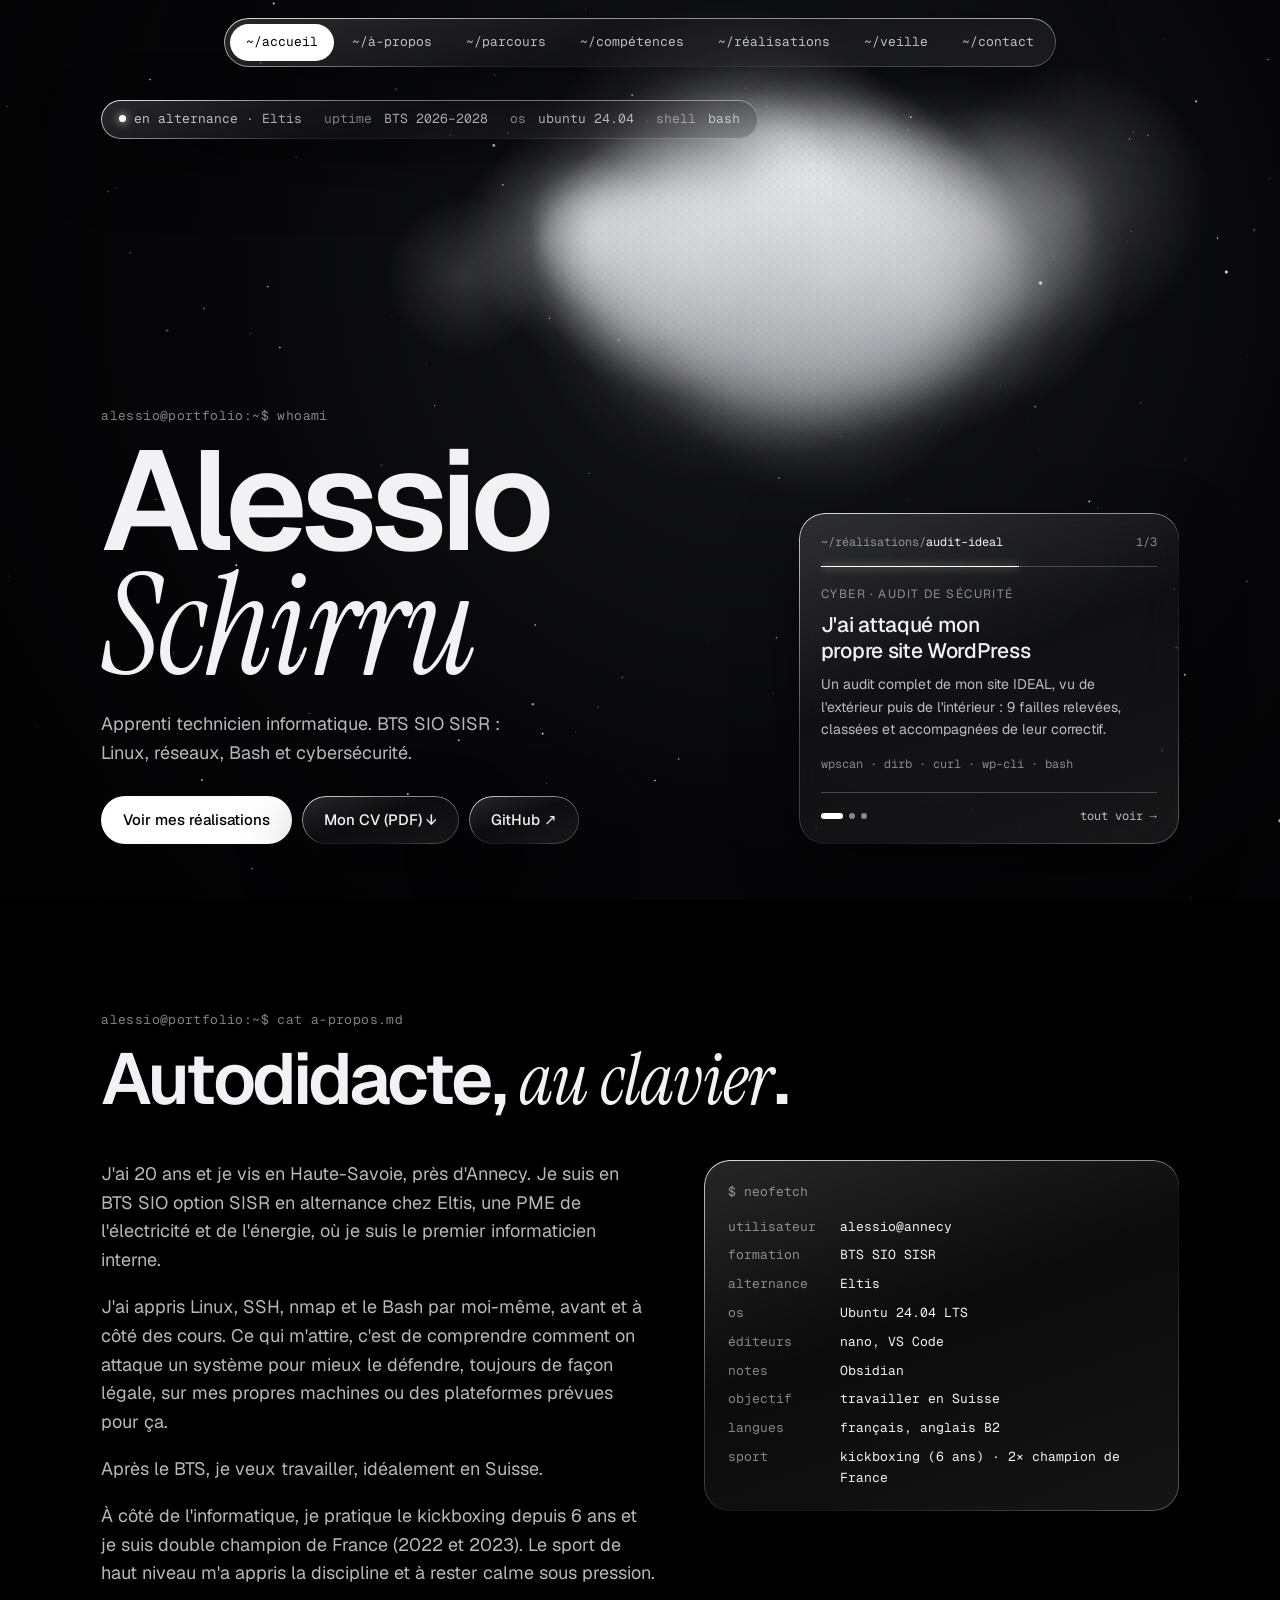
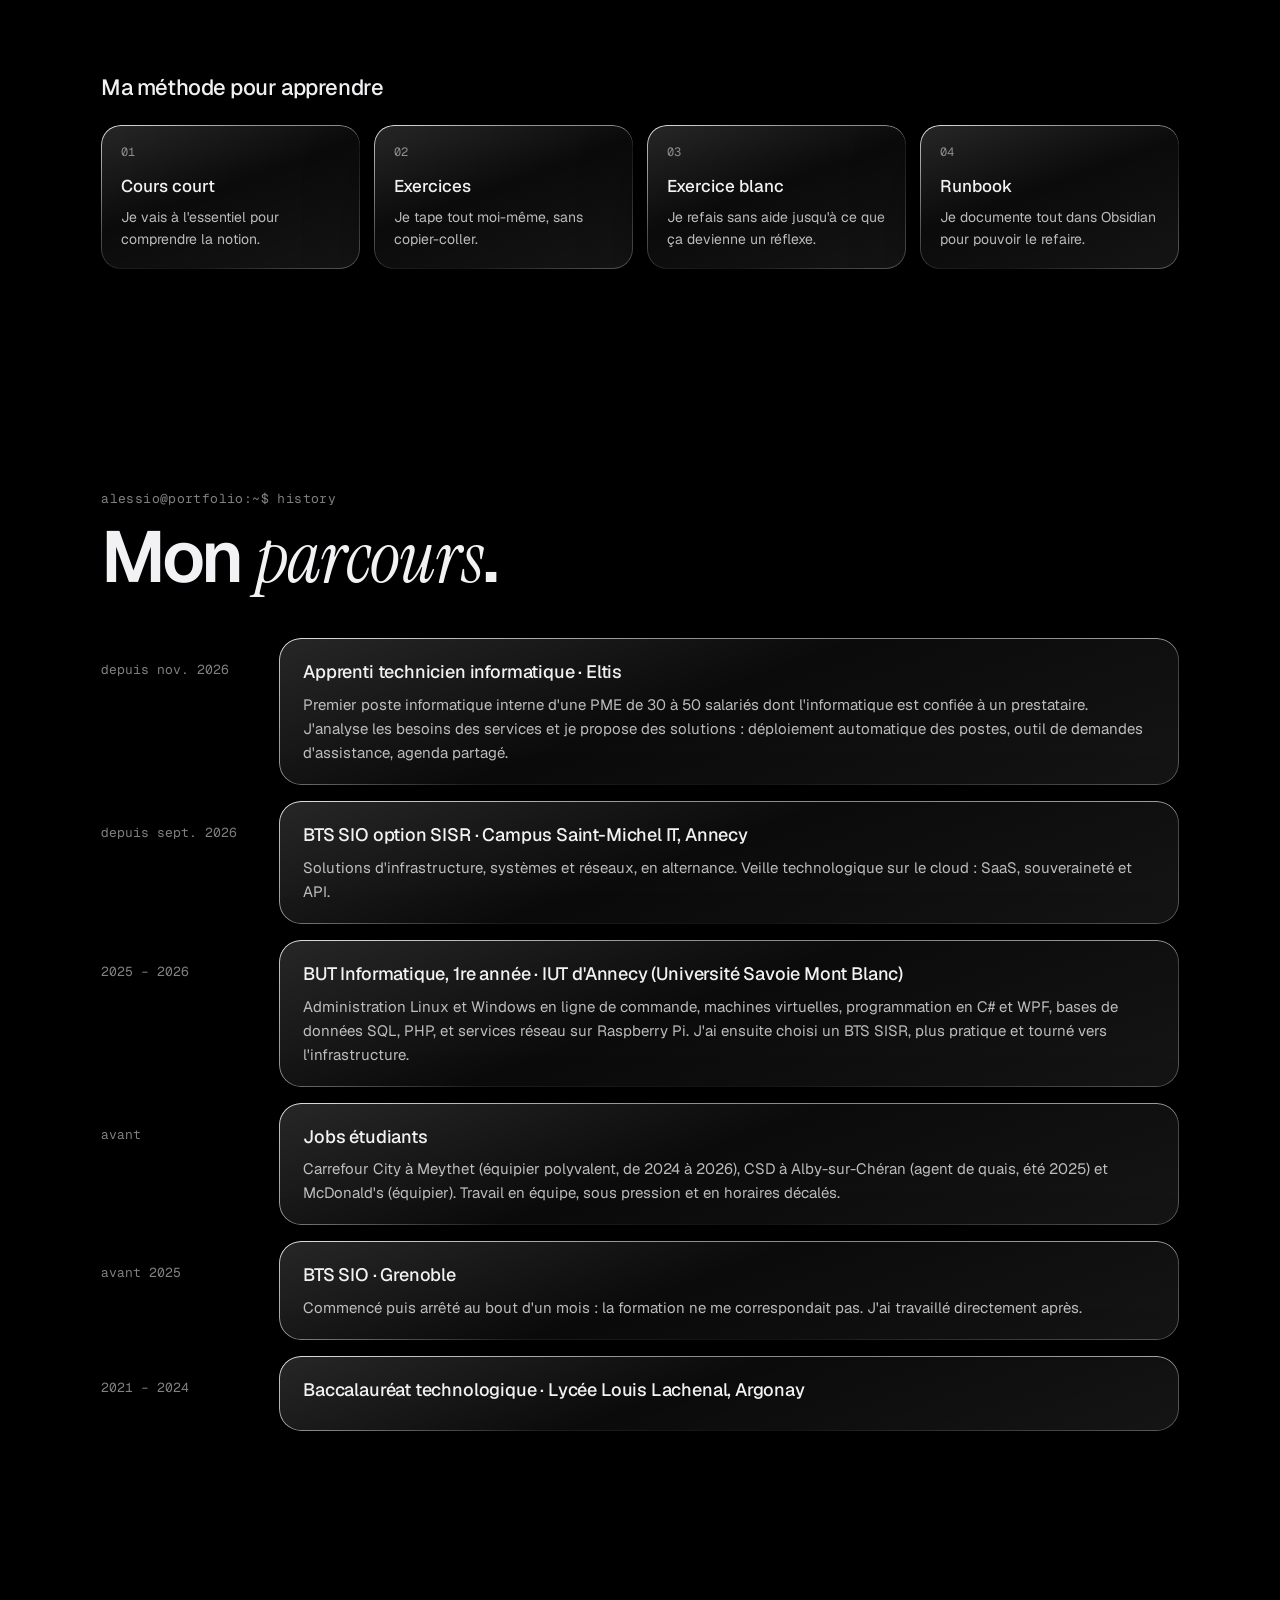
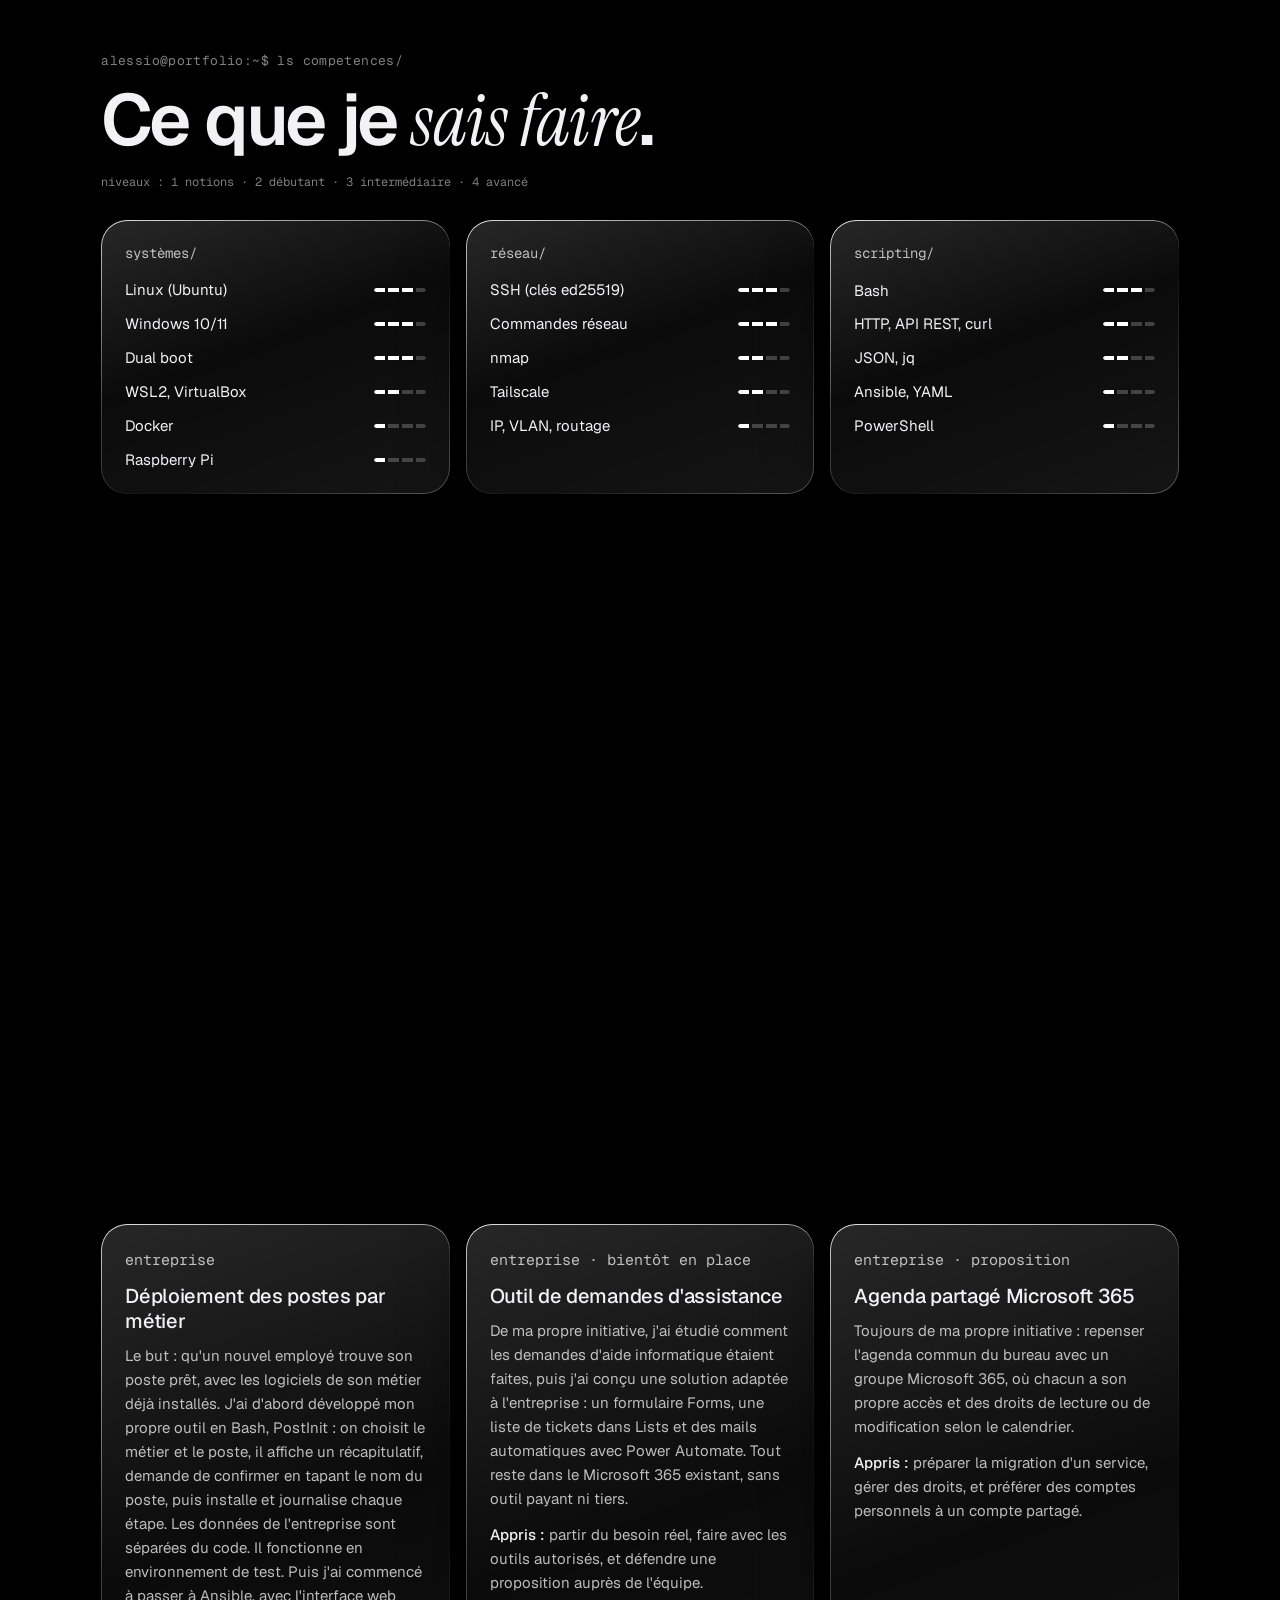
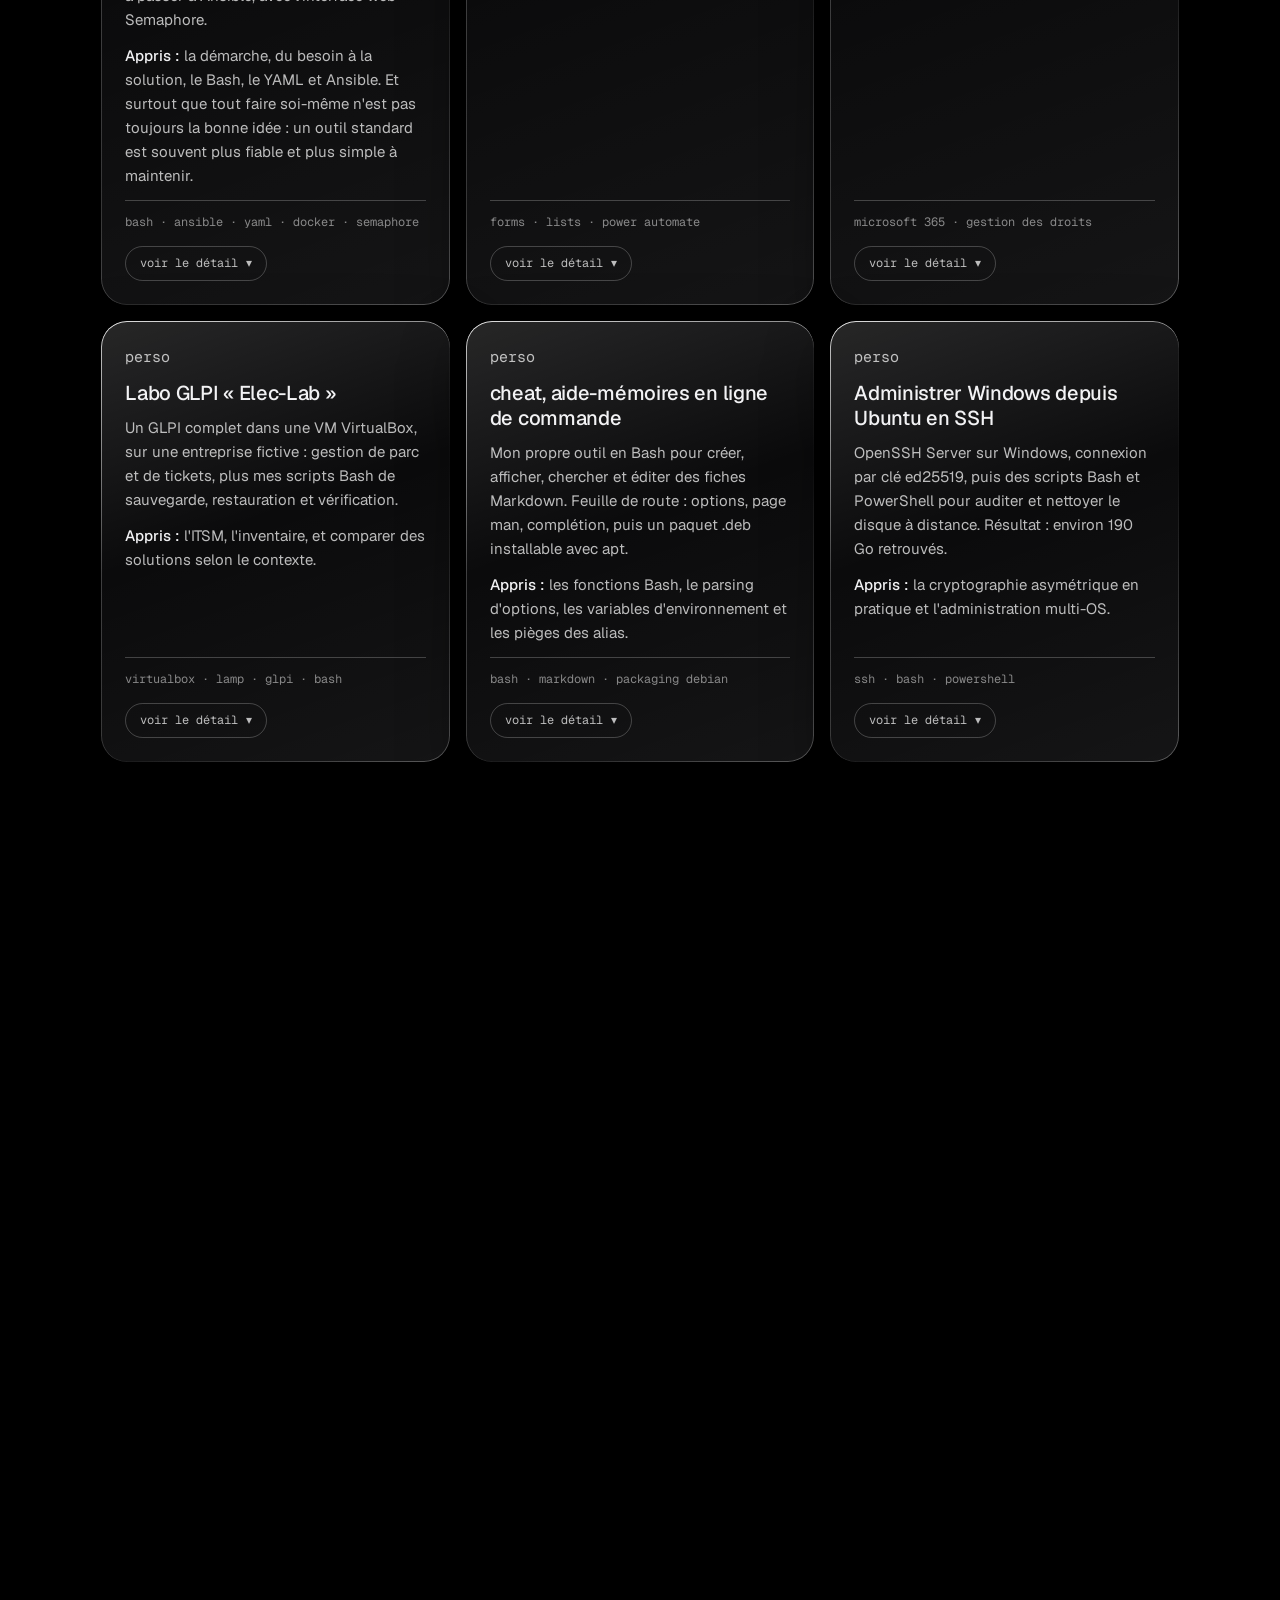
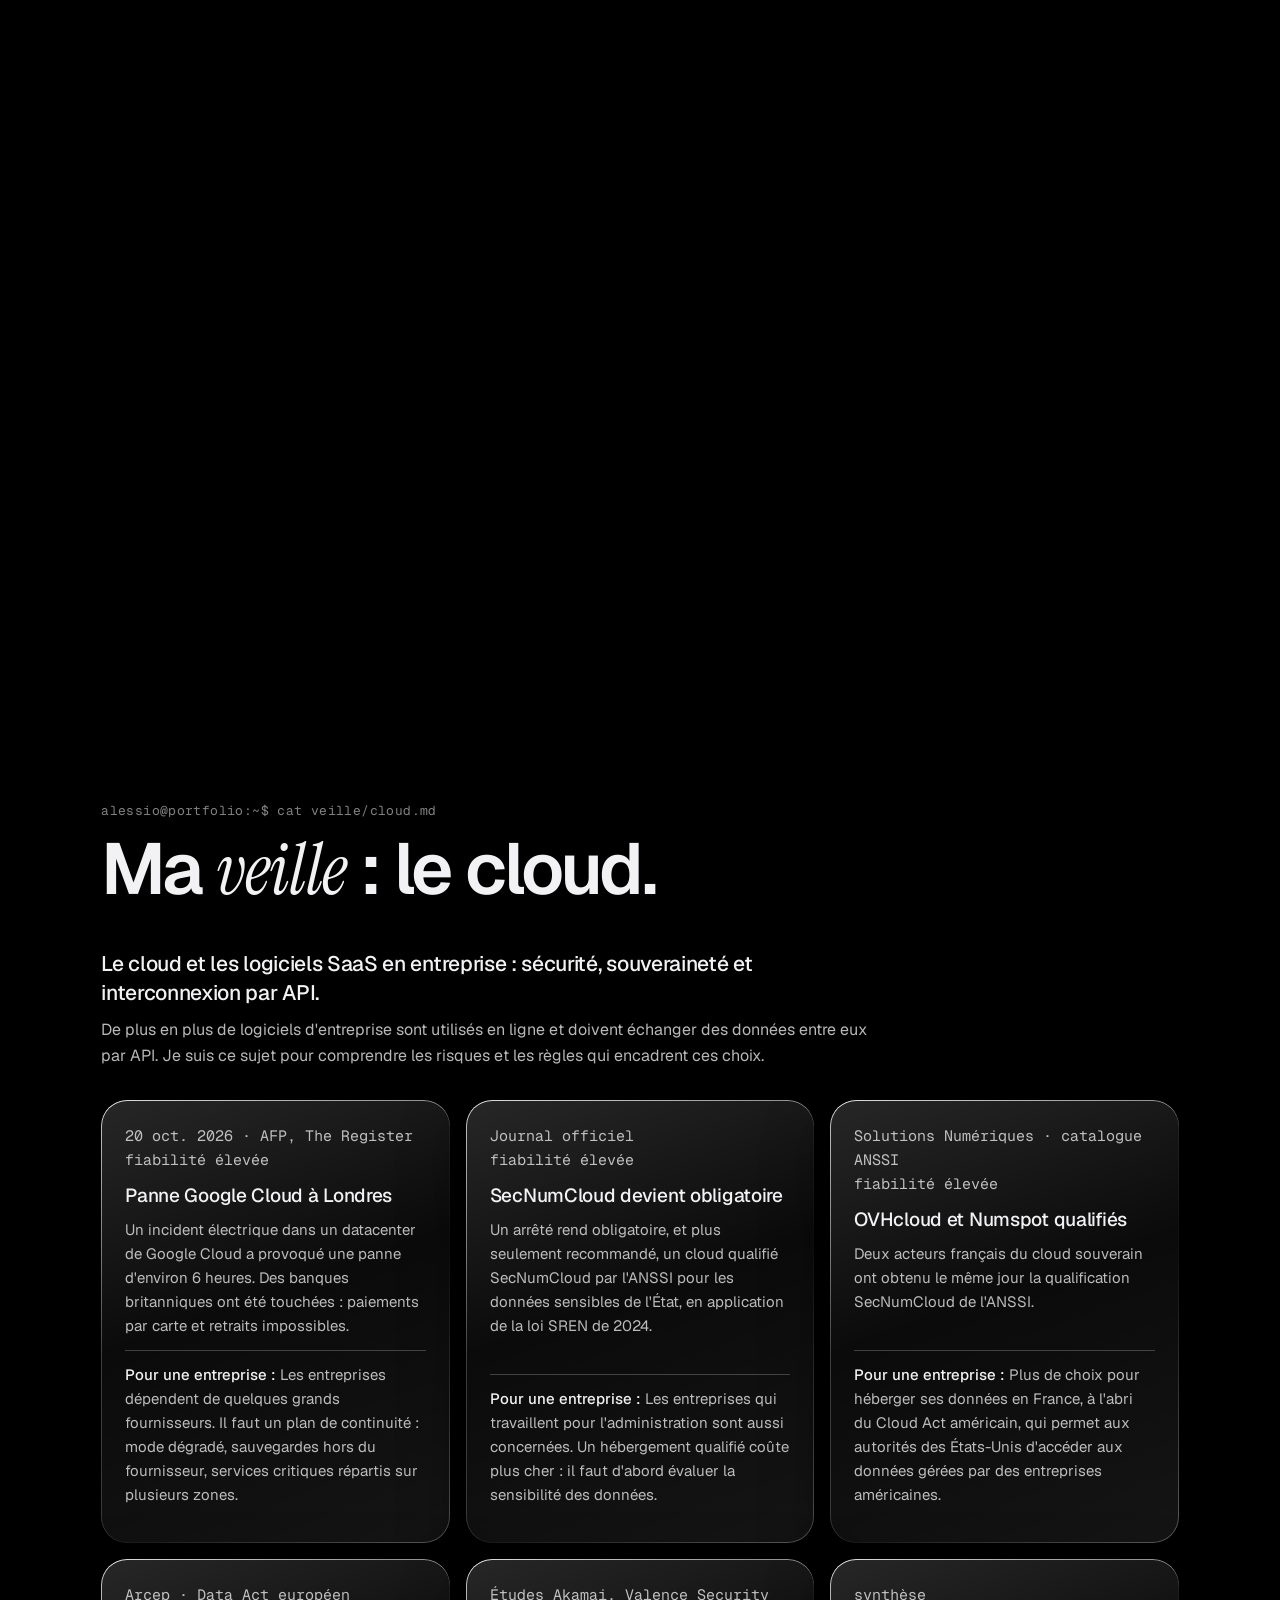
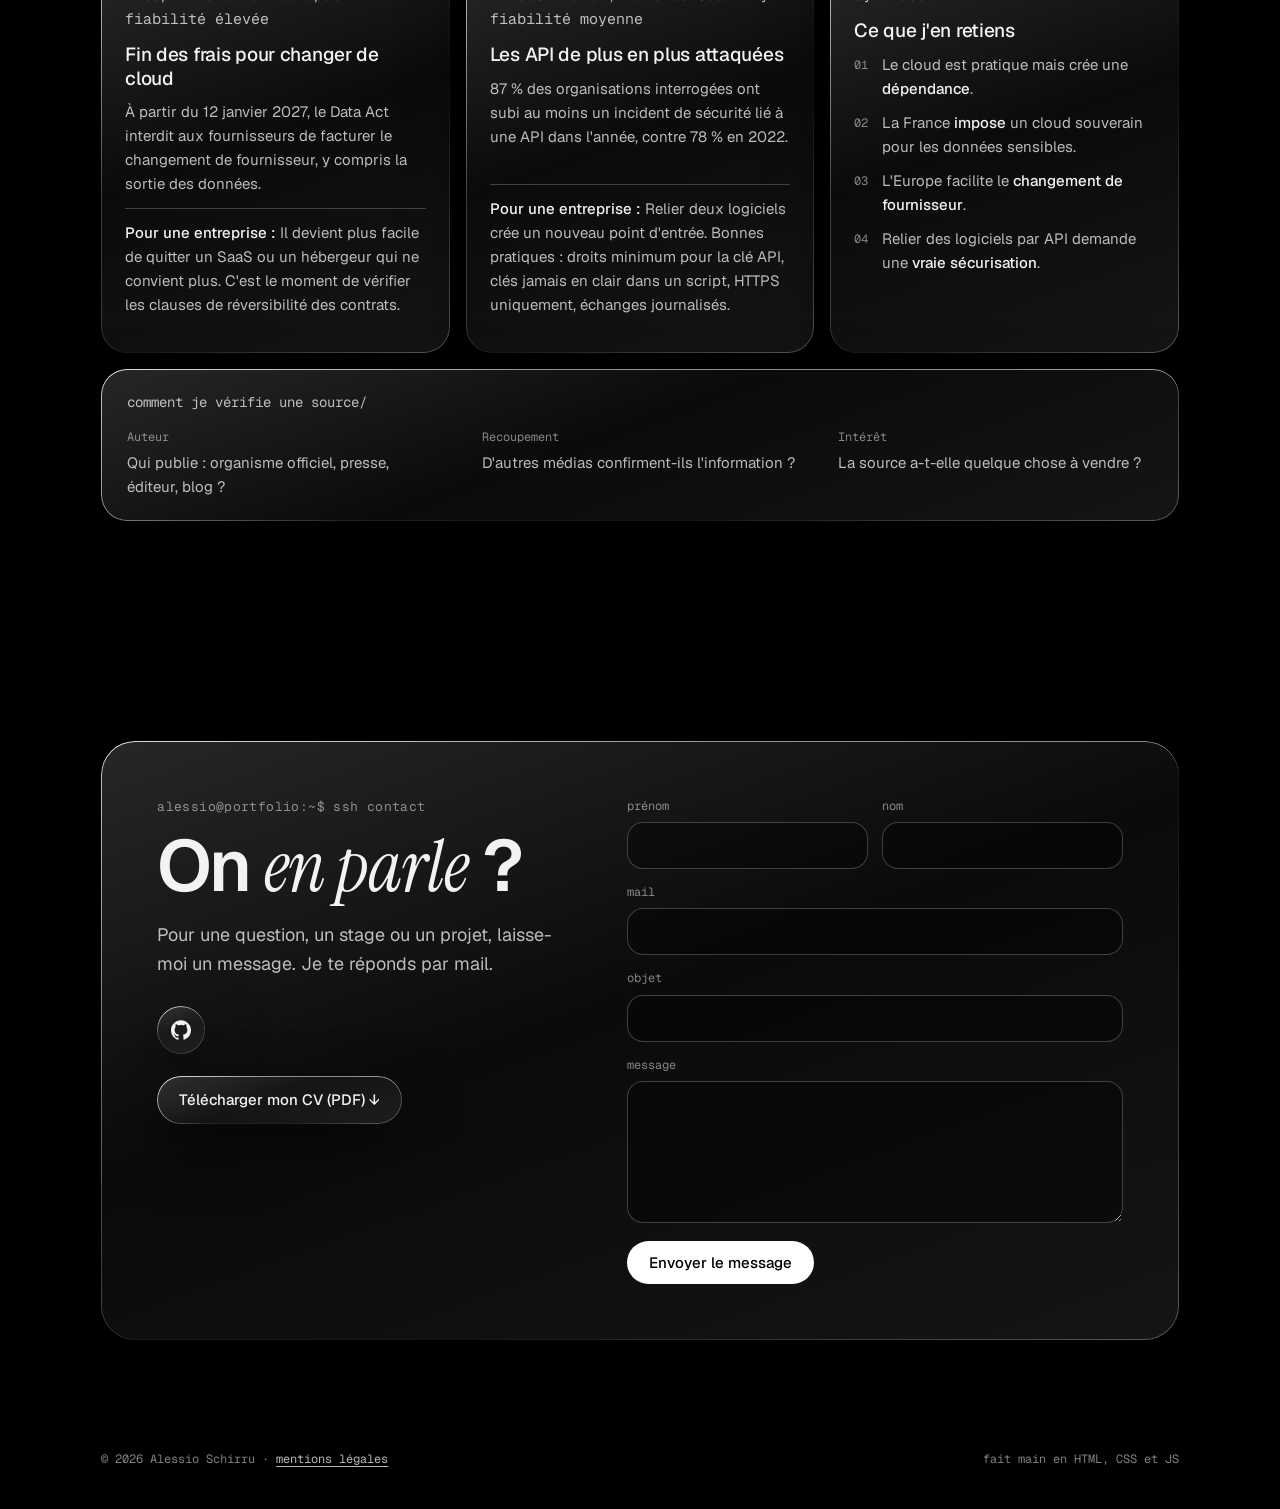
<file: index.html>
<!DOCTYPE html>
<html lang="fr">
<head>
  <meta charset="UTF-8">
  <meta name="viewport" content="width=device-width, initial-scale=1.0">
  <title>Alessio Schirru · Portfolio</title>
  <!-- Icône du site (dossier icones/) -->
  <link rel="icon" href="icones/favicon.ico" sizes="any">
  <link rel="icon" href="icones/favicon-32.png" type="image/png" sizes="32x32">
  <link rel="apple-touch-icon" href="icones/apple-touch-icon.png">
  <meta name="theme-color" content="#000000">
  <!-- Aperçu quand on partage le lien (LinkedIn, Discord, mail…) -->
  <meta property="og:type" content="website">
  <meta property="og:url" content="https://alessio-schirru.github.io/">
  <meta property="og:title" content="Alessio Schirru · Portfolio">
  <meta property="og:description" content="Apprenti technicien informatique. BTS SIO SISR : Linux, réseaux, Bash et cybersécurité.">
  <meta property="og:image" content="https://alessio-schirru.github.io/icones/apercu.png">
  <meta property="og:image:width" content="1200">
  <meta property="og:image:height" content="630">
  <meta property="og:locale" content="fr_FR">
  <meta name="twitter:card" content="summary_large_image">
  <meta name="description" content="Portfolio d'Alessio Schirru, apprenti technicien informatique en BTS SIO SISR : Linux, réseaux, Bash et cybersécurité.">

  <!-- Polices hébergées sur le site (dossier polices/), sans appel à Google -->
  <!-- Le ?v=... force les navigateurs à recharger les fichiers après une mise à jour.
       Après chaque modification du CSS ou du JS, changer ce numéro (dans les 3 pages). -->
  <link rel="stylesheet" href="css/polices.css?v=202611271658">

  <link rel="stylesheet" href="css/style.css?v=202611271658">
</head>
<body>

  <!-- Fond : ciel de nuit + nuage, dessiné par js/ciel.js. Sans JS, le fond reste noir. -->
  <canvas id="ciel" aria-hidden="true"></canvas>

  <!-- ============ MENU ============ -->
  <header class="menu" id="menu">
    <!-- Bouton visible seulement sur mobile : affiche la section en cours et ouvre le menu -->
    <button type="button" class="menu-bouton verre mono" id="menu-bouton" aria-expanded="false" aria-controls="menu-liens">
      <span id="menu-section">~/accueil</span>
      <span class="menu-icone" aria-hidden="true"><i></i><i></i></span>
    </button>
    <nav class="menu-pilule verre" id="menu-liens" aria-label="Menu principal">
      <a href="#accueil" class="actif">~/accueil</a>
      <a href="#a-propos">~/à-propos</a>
      <a href="#parcours">~/parcours</a>
      <a href="#competences">~/compétences</a>
      <a href="#realisations">~/réalisations</a>
      <a href="#veille">~/veille</a>
      <a href="#contact">~/contact</a>
    </nav>
  </header>

  <main>

    <!-- ============ ACCUEIL ============ -->
    <section id="accueil" class="accueil">
      <div class="conteneur accueil-contenu">

        <div class="barre-etat verre">
          <span><i class="voyant"></i>en alternance · Eltis</span>
          <span><b>uptime</b> BTS 2026–2028</span>
          <span><b>os</b> ubuntu 24.04</span>
          <span><b>shell</b> bash</span>
        </div>

        <div class="accueil-bas">
          <div class="accueil-texte">
            <p class="chemin">alessio@portfolio:~$ whoami</p>
            <h1 class="nom">Alessio<br><em>Schirru</em></h1>
            <p class="role">Apprenti technicien informatique. BTS SIO SISR : Linux, réseaux, Bash et cybersécurité.</p>
            <div class="boutons">
              <a href="#realisations" class="bouton bouton-plein">Voir mes réalisations</a>
              <a href="cv/Alessio-Schirru-CV.pdf" class="bouton verre" download>Mon CV (PDF) ↓</a>
              <a href="https://github.com/alessio-schirru" class="bouton verre" target="_blank" rel="noopener">GitHub ↗</a>
            </div>
          </div>

          <!-- Carte "en vedette" : 3 projets qui défilent (js/interactions.js).
               Sans JS, seul le premier est affiché. -->
          <aside class="vedette verre" aria-label="Réalisations en vedette">
            <div class="vedette-haut">
              <span class="mono vedette-chemin">~/réalisations/<span id="vedette-dossier">audit-ideal</span></span>
              <span class="mono vedette-compteur"><span id="vedette-num">1</span>/3</span>
            </div>
            <div class="vedette-barre"><span id="vedette-progression"></span></div>

            <div class="vedette-diapo active" data-dossier="audit-ideal">
              <p class="vedette-type">Cyber · audit de sécurité</p>
              <h2 class="vedette-titre">J'ai attaqué mon propre site WordPress</h2>
              <p class="vedette-texte">Un audit complet de mon site IDEAL, vu de l'extérieur puis de l'intérieur : 9 failles relevées, classées et accompagnées de leur correctif.</p>
              <p class="mono vedette-pile">wpscan · dirb · curl · wp-cli · bash</p>
            </div>
            <div class="vedette-diapo" data-dossier="deploiement">
              <p class="vedette-type">Entreprise · en test</p>
              <h2 class="vedette-titre">Installer les logiciels d'un nouveau poste selon le métier</h2>
              <p class="vedette-texte">Mon propre outil en Bash d'abord, puis le passage à Ansible : un outil standard vaut souvent mieux qu'un outil fait maison.</p>
              <p class="mono vedette-pile">bash · ansible · yaml · docker</p>
            </div>
            <div class="vedette-diapo" data-dossier="cheat">
              <p class="vedette-type">Perso · mon propre outil</p>
              <h2 class="vedette-titre">cheat, mes aide-mémoires dans le terminal</h2>
              <p class="vedette-texte">Créer, chercher et éditer des fiches Markdown en une commande. Objectif : un paquet installable avec apt.</p>
              <p class="mono vedette-pile">bash · markdown · .deb</p>
            </div>

            <div class="vedette-bas">
              <div class="vedette-points" role="tablist" aria-label="Choisir un projet">
                <button type="button" class="point actif" aria-label="Projet 1"></button>
                <button type="button" class="point" aria-label="Projet 2"></button>
                <button type="button" class="point" aria-label="Projet 3"></button>
              </div>
              <a href="#realisations" class="vedette-lien">tout voir →</a>
            </div>
          </aside>
        </div>
      </div>
    </section>

    <!-- ============ À PROPOS ============ -->
    <section id="a-propos" class="section">
      <div class="conteneur">
        <p class="chemin apparition">alessio@portfolio:~$ cat a-propos.md</p>
        <h2 class="titre-section apparition">Autodidacte, <em>au clavier</em>.</h2>

        <div class="a-propos-grille">
          <div class="a-propos-texte apparition">
            <p>J'ai 20 ans et je vis en Haute-Savoie, près d'Annecy. Je suis en BTS SIO option SISR en alternance chez Eltis, une PME de l'électricité et de l'énergie, où je suis le premier informaticien interne.</p>
            <p>J'ai appris Linux, SSH, nmap et le Bash par moi-même, avant et à côté des cours. Ce qui m'attire, c'est de comprendre comment on attaque un système pour mieux le défendre, toujours de façon légale, sur mes propres machines ou des plateformes prévues pour ça.</p>
            <p>Après le BTS, je veux travailler, idéalement en Suisse.</p>
            <p>À côté de l'informatique, je pratique le kickboxing depuis 6 ans et je suis double champion de France (2022 et 2023). Le sport de haut niveau m'a appris la discipline et à rester calme sous pression.</p>
          </div>

          <!-- Fiche façon "neofetch" -->
          <div class="fiche verre apparition">
            <p class="mono fiche-commande">$ neofetch</p>
            <dl class="fiche-liste">
              <div><dt>utilisateur</dt><dd>alessio@annecy</dd></div>
              <div><dt>formation</dt><dd>BTS SIO SISR</dd></div>
              <div><dt>alternance</dt><dd>Eltis</dd></div>
              <div><dt>os</dt><dd>Ubuntu 24.04 LTS</dd></div>
              <div><dt>éditeurs</dt><dd>nano, VS Code</dd></div>
              <div><dt>notes</dt><dd>Obsidian</dd></div>
              <div><dt>objectif</dt><dd>travailler en Suisse</dd></div>
              <div><dt>langues</dt><dd>français, anglais B2</dd></div>
              <div><dt>sport</dt><dd>kickboxing (6 ans) · 2× champion de France</dd></div>
            </dl>
          </div>
        </div>

        <h3 class="sous-titre apparition">Ma méthode pour apprendre</h3>
        <ol class="methode">
          <li class="verre apparition"><span class="mono">01</span><strong>Cours court</strong><p>Je vais à l'essentiel pour comprendre la notion.</p></li>
          <li class="verre apparition"><span class="mono">02</span><strong>Exercices</strong><p>Je tape tout moi-même, sans copier-coller.</p></li>
          <li class="verre apparition"><span class="mono">03</span><strong>Exercice blanc</strong><p>Je refais sans aide jusqu'à ce que ça devienne un réflexe.</p></li>
          <li class="verre apparition"><span class="mono">04</span><strong>Runbook</strong><p>Je documente tout dans Obsidian pour pouvoir le refaire.</p></li>
        </ol>
      </div>
    </section>

    <!-- ============ PARCOURS ============ -->
    <section id="parcours" class="section">
      <div class="conteneur">
        <p class="chemin apparition">alessio@portfolio:~$ history</p>
        <h2 class="titre-section apparition">Mon <em>parcours</em>.</h2>

        <ol class="frise">
          <li class="frise-element apparition">
            <span class="frise-date mono">depuis nov. 2026</span>
            <div class="frise-carte verre">
              <h3>Apprenti technicien informatique · Eltis</h3>
              <p>Premier poste informatique interne d'une PME de 30 à 50 salariés dont l'informatique est confiée à un prestataire. J'analyse les besoins des services et je propose des solutions : déploiement automatique des postes, outil de demandes d'assistance, agenda partagé.</p>
            </div>
          </li>
          <li class="frise-element apparition">
            <span class="frise-date mono">depuis sept. 2026</span>
            <div class="frise-carte verre">
              <h3>BTS SIO option SISR · Campus Saint-Michel IT, Annecy</h3>
              <p>Solutions d'infrastructure, systèmes et réseaux, en alternance. Veille technologique sur le cloud : SaaS, souveraineté et API.</p>
            </div>
          </li>
          <li class="frise-element apparition">
            <span class="frise-date mono">2025 – 2026</span>
            <div class="frise-carte verre">
              <h3>BUT Informatique, 1re année · IUT d'Annecy (Université Savoie Mont Blanc)</h3>
              <p>Administration Linux et Windows en ligne de commande, machines virtuelles, programmation en C# et WPF, bases de données SQL, PHP, et services réseau sur Raspberry Pi. J'ai ensuite choisi un BTS SISR, plus pratique et tourné vers l'infrastructure.</p>
            </div>
          </li>
          <li class="frise-element apparition">
            <span class="frise-date mono">avant</span>
            <div class="frise-carte verre">
              <h3>Jobs étudiants</h3>
              <p>Carrefour City à Meythet (équipier polyvalent, de 2024 à 2026), CSD à Alby-sur-Chéran (agent de quais, été 2025) et McDonald's (équipier). Travail en équipe, sous pression et en horaires décalés.</p>
            </div>
          </li>
          <li class="frise-element apparition">
            <span class="frise-date mono">avant 2025</span>
            <div class="frise-carte verre">
              <h3>BTS SIO · Grenoble</h3>
              <p>Commencé puis arrêté au bout d'un mois : la formation ne me correspondait pas. J'ai travaillé directement après.</p>
            </div>
          </li>
          <li class="frise-element apparition">
            <span class="frise-date mono">2021 – 2024</span>
            <div class="frise-carte verre">
              <h3>Baccalauréat technologique · Lycée Louis Lachenal, Argonay</h3>
            </div>
          </li>
        </ol>
      </div>
    </section>

    <!-- ============ COMPÉTENCES ============ -->
    <section id="competences" class="section">
      <div class="conteneur">
        <p class="chemin apparition">alessio@portfolio:~$ ls competences/</p>
        <h2 class="titre-section apparition">Ce que je <em>sais faire</em>.</h2>
        <p class="legende mono apparition">niveaux : 1 notions · 2 débutant · 3 intermédiaire · 4 avancé</p>

        <div class="competences-grille">
          <!-- Pour changer un niveau : modifier data-niveau (1 à 4) -->
          <div class="bloc verre apparition">
            <h3 class="mono">systèmes/</h3>
            <ul>
              <li><span>Linux (Ubuntu)</span><span class="niveau" data-niveau="3"></span></li>
              <li><span>Windows 10/11</span><span class="niveau" data-niveau="3"></span></li>
              <li><span>Dual boot</span><span class="niveau" data-niveau="3"></span></li>
              <li><span>WSL2, VirtualBox</span><span class="niveau" data-niveau="2"></span></li>
              <li><span>Docker</span><span class="niveau" data-niveau="1"></span></li>
              <li><span>Raspberry Pi</span><span class="niveau" data-niveau="1"></span></li>
            </ul>
          </div>
          <div class="bloc verre apparition">
            <h3 class="mono">réseau/</h3>
            <ul>
              <li><span>SSH (clés ed25519)</span><span class="niveau" data-niveau="3"></span></li>
              <li><span>Commandes réseau</span><span class="niveau" data-niveau="3"></span></li>
              <li><span>nmap</span><span class="niveau" data-niveau="2"></span></li>
              <li><span>Tailscale</span><span class="niveau" data-niveau="2"></span></li>
              <li><span>IP, VLAN, routage</span><span class="niveau" data-niveau="1"></span></li>
            </ul>
          </div>
          <div class="bloc verre apparition">
            <h3 class="mono">scripting/</h3>
            <ul>
              <li><span>Bash</span><span class="niveau" data-niveau="3"></span></li>
              <li><span>HTTP, API REST, curl</span><span class="niveau" data-niveau="2"></span></li>
              <li><span>JSON, jq</span><span class="niveau" data-niveau="2"></span></li>
              <li><span>Ansible, YAML</span><span class="niveau" data-niveau="1"></span></li>
              <li><span>PowerShell</span><span class="niveau" data-niveau="1"></span></li>
            </ul>
          </div>
          <div class="bloc verre apparition">
            <h3 class="mono">web-et-dev/</h3>
            <ul>
              <li><span>HTML5, CSS3, Flexbox</span><span class="niveau" data-niveau="2"></span></li>
              <li><span>Pile LAMP</span><span class="niveau" data-niveau="2"></span></li>
              <li><span>WordPress</span><span class="niveau" data-niveau="2"></span></li>
              <li><span>PHP</span><span class="niveau" data-niveau="1"></span></li>
              <li><span>SQL, MariaDB</span><span class="niveau" data-niveau="1"></span></li>
              <li><span>C#, WPF</span><span class="niveau" data-niveau="1"></span></li>
            </ul>
          </div>
          <div class="bloc verre apparition">
            <h3 class="mono">cyber/</h3>
            <ul>
              <li><span>Bandit (OverTheWire)</span><span class="niveau" data-niveau="3"></span></li>
              <li><span>Audit WordPress</span><span class="niveau" data-niveau="2"></span></li>
              <li><span>Injections SQL et de commande</span><span class="niveau" data-niveau="2"></span></li>
              <li><span>TryHackMe</span><span class="niveau" data-niveau="2"></span></li>
              <li><span>Sécurité défensive</span><span class="niveau" data-niveau="2"></span></li>
            </ul>
          </div>
          <div class="bloc verre apparition">
            <h3 class="mono">outils/</h3>
            <ul>
              <li><span>Obsidian</span><span class="niveau" data-niveau="4"></span></li>
              <li><span>Git, GitHub, gh</span><span class="niveau" data-niveau="2"></span></li>
              <li><span>VS Code, nano</span><span class="niveau" data-niveau="3"></span></li>
              <li><span>GLPI</span><span class="niveau" data-niveau="2"></span></li>
              <li><span>Microsoft 365</span><span class="niveau" data-niveau="2"></span></li>
            </ul>
          </div>
        </div>
      </div>
    </section>

    <!-- ============ RÉALISATIONS ============ -->
    <section id="realisations" class="section">
      <div class="conteneur">
        <p class="chemin apparition">alessio@portfolio:~$ ls realisations/</p>
        <h2 class="titre-section apparition">Mes <em>réalisations</em>.</h2>

        <!-- Filtres (js/interactions.js). Sans JS, tous les projets restent visibles. -->
        <div class="filtres verre apparition" role="group" aria-label="Filtrer les réalisations">
          <button type="button" class="filtre actif" data-filtre="tout">tout</button>
          <button type="button" class="filtre" data-filtre="entreprise">entreprise</button>
          <button type="button" class="filtre" data-filtre="perso">perso</button>
          <button type="button" class="filtre" data-filtre="ecole">école</button>
          <button type="button" class="filtre" data-filtre="cyber">cyber</button>
          <!-- Pastille blanche qui glisse sous le filtre choisi (js/interactions.js, partie 5) -->
          <span class="filtre-pastille" aria-hidden="true"></span>
        </div>

        <div class="projets">
          <!-- data-categorie : entreprise, perso, ecole, cyber (plusieurs possibles, séparés par un espace) -->

          <article class="projet verre apparition" data-categorie="entreprise">
            <p class="projet-type mono">entreprise</p>
            <h3>Déploiement des postes par métier</h3>
            <p>Le but : qu'un nouvel employé trouve son poste prêt, avec les logiciels de son métier déjà installés. J'ai d'abord développé mon propre outil en Bash, PostInit : on choisit le métier et le poste, il affiche un récapitulatif, demande de confirmer en tapant le nom du poste, puis installe et journalise chaque étape. Les données de l'entreprise sont séparées du code. Il fonctionne en environnement de test. Puis j'ai commencé à passer à Ansible, avec l'interface web Semaphore.</p>
            <p class="projet-appris"><b>Appris :</b> la démarche, du besoin à la solution, le Bash, le YAML et Ansible. Et surtout que tout faire soi-même n'est pas toujours la bonne idée : un outil standard est souvent plus fiable et plus simple à maintenir.</p>
            <p class="pile mono">bash · ansible · yaml · docker · semaphore</p>
            <details class="detail">
              <summary class="mono">voir le détail</summary>
              <div class="detail-contenu"><div class="detail-bloc"><h4 class="mono"># le besoin</h4><p>Quand un employé arrive, son poste doit être prêt avec les logiciels de son métier, sans que lui ni son tuteur aient à s'en occuper.</p></div><div class="detail-bloc"><h4 class="mono"># version 1 : PostInit, mon outil en Bash</h4><ol class="etapes"><li><span><strong>Vérifier les prérequis.</strong> Mode connu (simulation ou réel), jq installé, inventaire JSON valide, dossier des profils présent. Sinon, l'outil s'arrête avec un message clair.</span></li><li><span><strong>Choisir le profil métier.</strong> Un fichier texte par métier, qui liste ses logiciels.</span></li><li><span><strong>Choisir le poste cible</strong> dans l'inventaire.</span></li><li><span><strong>Relire le récapitulatif et confirmer</strong> en tapant le nom exact du poste, pour éviter d'installer sur la mauvaise machine.</span></li><li><span><strong>Installer</strong> et afficher le résultat de chaque logiciel.</span></li><li><span><strong>Tout journaliser</strong> dans un fichier de logs.</span></li></ol><p>Le code est générique : tout ce qui est propre à une entreprise est dans les données, jamais dans le code. On peut donc le réutiliser ailleurs.</p></div><div class="detail-bloc"><h4 class="mono"># version 2 : passage à Ansible</h4><p>Mon prof référent m'a conseillé de ne pas réinventer la roue. J'ai repris la même logique avec Ansible : un inventaire où les postes sont rangés par métier, un fichier par métier avec ses logiciels (installés par winget), et Semaphore comme interface web. J'ai gardé les mêmes sécurités que dans PostInit.</p><pre class="code"><span class="code-lang">yaml · deploiement.yml (extrait)</span><code>- name: Refuser un lancement sans --limit
  ansible.builtin.assert:
    that: ansible_limit is defined
    fail_msg: &quot;Lancement refusé : précise le poste avec --limit NOM-DU-POSTE&quot;

- name: Refuser un lancement sur plusieurs postes
  ansible.builtin.assert:
    that: ansible_play_hosts | length == 1
    fail_msg: &quot;Lancement refusé : un seul poste à la fois&quot;

- name: Vérifier la confirmation
  ansible.builtin.assert:
    that: confirmation_poste == inventory_hostname
    fail_msg: &quot;Confirmation refusée : le nom ne correspond pas&quot;</code></pre></div><div class="detail-bloc"><h4 class="mono"># où j'en suis</h4><p>PostInit fonctionne en environnement de test, avec des données fictives. La version Ansible est en cours de prise en main. Rien n'est encore utilisé en production.</p></div></div>
            </details>
          </article>

          <article class="projet verre apparition" data-categorie="entreprise">
            <p class="projet-type mono">entreprise · bientôt en place</p>
            <h3>Outil de demandes d'assistance</h3>
            <p>De ma propre initiative, j'ai étudié comment les demandes d'aide informatique étaient faites, puis j'ai conçu une solution adaptée à l'entreprise : un formulaire Forms, une liste de tickets dans Lists et des mails automatiques avec Power Automate. Tout reste dans le Microsoft 365 existant, sans outil payant ni tiers.</p>
            <p class="projet-appris"><b>Appris :</b> partir du besoin réel, faire avec les outils autorisés, et défendre une proposition auprès de l'équipe.</p>
            <p class="pile mono">forms · lists · power automate</p>
            <details class="detail">
              <summary class="mono">voir le détail</summary>
              <div class="detail-contenu"><div class="detail-bloc"><h4 class="mono"># démarche</h4><ol class="etapes"><li><span><strong>Observer.</strong> Comprendre comment les demandes d'aide informatique arrivaient et se perdaient.</span></li><li><span><strong>Lister les contraintes.</strong> Pas de droits administrateur, rien en dehors du Microsoft 365 de l'entreprise, ni outil tiers ni connecteur payant.</span></li><li><span><strong>Concevoir.</strong> Un formulaire Forms pour les utilisateurs, une liste Lists pour suivre chaque ticket et son statut, et des mails automatiques avec Power Automate.</span></li><li><span><strong>Prévoir la suite.</strong> Un second propriétaire pour la continuité, et une documentation pour le prestataire.</span></li><li><span><strong>En discuter avec l'équipe</strong> avant la mise en place.</span></li></ol></div></div>
            </details>
          </article>

          <article class="projet verre apparition" data-categorie="entreprise">
            <p class="projet-type mono">entreprise · proposition</p>
            <h3>Agenda partagé Microsoft 365</h3>
            <p>Toujours de ma propre initiative : repenser l'agenda commun du bureau avec un groupe Microsoft 365, où chacun a son propre accès et des droits de lecture ou de modification selon le calendrier.</p>
            <p class="projet-appris"><b>Appris :</b> préparer la migration d'un service, gérer des droits, et préférer des comptes personnels à un compte partagé.</p>
            <p class="pile mono">microsoft 365 · gestion des droits</p>
            <details class="detail">
              <summary class="mono">voir le détail</summary>
              <div class="detail-contenu"><div class="detail-bloc"><h4 class="mono"># démarche</h4><ol class="etapes"><li><span><strong>Analyser l'usage actuel</strong> de l'agenda commun du bureau.</span></li><li><span><strong>Proposer un groupe Microsoft 365 de test</strong> dédié à l'agenda.</span></li><li><span><strong>Prévoir l'import</strong> des événements existants.</span></li><li><span><strong>Définir les droits</strong> de lecture et de modification pour chaque calendrier.</span></li></ol></div></div>
            </details>
          </article>

          <article class="projet verre apparition" data-categorie="perso">
            <p class="projet-type mono">perso</p>
            <h3>Labo GLPI « Elec-Lab »</h3>
            <p>Un GLPI complet dans une VM VirtualBox, sur une entreprise fictive : gestion de parc et de tickets, plus mes scripts Bash de sauvegarde, restauration et vérification.</p>
            <p class="projet-appris"><b>Appris :</b> l'ITSM, l'inventaire, et comparer des solutions selon le contexte.</p>
            <p class="pile mono">virtualbox · lamp · glpi · bash</p>
            <details class="detail">
              <summary class="mono">voir le détail</summary>
              <div class="detail-contenu"><div class="detail-bloc"><h4 class="mono"># contenu</h4><ol class="etapes"><li><span><strong>Une VM VirtualBox</strong> avec un serveur Linux et la pile LAMP.</span></li><li><span><strong>GLPI installé</strong> avec une entité fictive, « Elec-Lab », et uniquement des données inventées.</span></li><li><span><strong>Gestion de parc et de tickets</strong> pour m'entraîner comme en entreprise.</span></li><li><span><strong>Mes scripts Bash</strong> de sauvegarde, de restauration et de vérification.</span></li></ol><p>Prochaine étape : un comparatif argumenté entre GLPI et une solution Microsoft 365, pour une PME de 30 à 50 salariés.</p></div></div>
            </details>
          </article>

          <article class="projet verre apparition" data-categorie="perso">
            <p class="projet-type mono">perso</p>
            <h3>cheat, aide-mémoires en ligne de commande</h3>
            <p>Mon propre outil en Bash pour créer, afficher, chercher et éditer des fiches Markdown. Feuille de route : options, page man, complétion, puis un paquet .deb installable avec apt.</p>
            <p class="projet-appris"><b>Appris :</b> les fonctions Bash, le parsing d'options, les variables d'environnement et les pièges des alias.</p>
            <p class="pile mono">bash · markdown · packaging debian</p>
            <details class="detail">
              <summary class="mono">voir le détail</summary>
              <div class="detail-contenu"><div class="detail-bloc"><h4 class="mono"># ce qui marche déjà</h4><ul class="liste"><li><code>cheat</code> sans argument liste toutes les fiches.</li><li><code>cheat -n nom</code> crée une fiche et l'ouvre dans l'éditeur.</li><li>Une fiche enregistrée vide est supprimée automatiquement.</li><li>Le dossier et l'éditeur se règlent avec des variables d'environnement.</li></ul><pre class="code"><span class="code-lang">bash · cheat (extrait)</span><code>cheat() {
    local dir=${CHEAT_DIR:-$HOME/cheats}    # dossier des fiches
    local editor=${VISUAL:-${EDITOR:-nano}} # éditeur, nano par défaut
    command mkdir -p &quot;$dir&quot;                 # command : ignore les alias

    if [[ -z &quot;$1&quot; ]]; then                  # aucun argument : liste les fiches
        for f in &quot;$dir&quot;/*.md; do
            [[ -f &quot;$f&quot; ]] || continue
            command basename &quot;$f&quot; .md
        done
    fi
}</code></pre></div><div class="detail-bloc"><h4 class="mono"># difficulté rencontrée</h4><p>Mon thème de terminal (Oh My Bash) remplaçait certaines commandes par des alias au moment où la fonction était définie, ce qui changeait son comportement. Solution : appeler les vraies commandes avec <code>command</code>.</p></div><div class="detail-bloc"><h4 class="mono"># feuille de route</h4><ol class="etapes"><li><span><strong>Options</strong> pour éditer, supprimer, chercher et afficher l'aide, avec des couleurs.</span></li><li><span><strong>Script autonome</strong> avec une page man et l'autocomplétion bash et zsh.</span></li><li><span><strong>Paquet .deb</strong> installable avec apt.</span></li></ol></div></div>
            </details>
          </article>

          <article class="projet verre apparition" data-categorie="perso">
            <p class="projet-type mono">perso</p>
            <h3>Administrer Windows depuis Ubuntu en SSH</h3>
            <p>OpenSSH Server sur Windows, connexion par clé ed25519, puis des scripts Bash et PowerShell pour auditer et nettoyer le disque à distance. Résultat : environ 190 Go retrouvés.</p>
            <p class="projet-appris"><b>Appris :</b> la cryptographie asymétrique en pratique et l'administration multi-OS.</p>
            <p class="pile mono">ssh · bash · powershell</p>
            <details class="detail">
              <summary class="mono">voir le détail</summary>
              <div class="detail-contenu"><div class="detail-bloc"><h4 class="mono"># démarche</h4><ol class="etapes"><li><span><strong>Côté Windows :</strong> installer et démarrer OpenSSH Server, vérifier le pare-feu et le profil réseau.</span></li><li><span><strong>Côté Ubuntu :</strong> générer une paire de clés ed25519 et déposer la clé publique sur Windows.</span></li><li><span><strong>Tester</strong> une connexion sans mot de passe, puis des commandes à distance en une ligne.</span></li><li><span><strong>Automatiser</strong> avec des scripts Bash qui lancent des scripts PowerShell : audit du disque avec seuil d'alerte, nettoyage sûr des fichiers temporaires, analyse de la taille des dossiers.</span></li><li><span><strong>Documenter</strong> le tout dans une procédure réutilisable sur d'autres machines.</span></li></ol></div><div class="detail-bloc"><h4 class="mono"># pièges rencontrés</h4><ul class="liste"><li>Avec un compte Microsoft, la connexion par mot de passe échoue souvent. La clé SSH règle le problème, et c'est de toute façon la bonne pratique.</li><li>Une commande entre guillemets est interprétée par le shell de Windows, pas par Bash. Avec des guillemets simples, Bash n'y touche pas.</li><li>Ne jamais lancer à distance une commande qui coupe le réseau ou SSH de la machine : on perd l'accès.</li></ul><pre class="code"><span class="code-lang">bash</span><code>ssh utilisateur@pc-windows &#x27;powershell -File C:\Scripts\audit_disque.ps1&#x27;</code></pre></div><div class="detail-bloc"><h4 class="mono"># résultat</h4><p>Environ 190 Go de dossiers de jeux repérés et libérés sur mon PC.</p></div></div>
            </details>
          </article>

          <article class="projet verre apparition" data-categorie="perso">
            <p class="projet-type mono">perso</p>
            <h3>Labo API et cloud</h3>
            <p>Six leçons pour être prêt avant l'alternance : HTTP et curl, JSON et jq, authentification, erreurs et nouvelles tentatives, puis un script de synchronisation.</p>
            <p class="projet-appris"><b>Appris :</b> parler à une API depuis le terminal et gérer ses erreurs.</p>
            <p class="pile mono">curl · jq · bash · cron</p>
            <details class="detail">
              <summary class="mono">voir le détail</summary>
              <div class="detail-contenu"><div class="detail-bloc"><h4 class="mono"># les leçons</h4><ol class="etapes"><li><span><strong>HTTP et curl :</strong> méthodes, codes de réponse, en-têtes.</span></li><li><span><strong>JSON et jq :</strong> lire, filtrer et transformer des données.</span></li><li><span><strong>Authentification :</strong> jeton, identifiants, et secrets rangés dans un fichier .env plutôt que dans le code.</span></li><li><span><strong>Erreurs et nouvelles tentatives</strong> quand une API ne répond pas.</span></li><li><span><strong>Script de synchronisation</strong> entre deux sources de données.</span></li><li><span><strong>Logs, cron et sécurité réseau</strong> (en cours).</span></li></ol></div></div>
            </details>
          </article>

          <article class="projet verre apparition" data-categorie="perso ecole">
            <p class="projet-type mono">perso · école</p>
            <h3>Parcours de scripting Bash</h3>
            <p>Une série de scripts de plus en plus durs, jusqu'à audit_users.sh : analyser un fichier d'utilisateurs, filtrer par shell et vérifier les dossiers personnels. Exercice blanc fait sans aide.</p>
            <p class="projet-appris"><b>Appris :</b> boucles, tests, awk et codes de retour, jusqu'au réflexe.</p>
            <p class="pile mono">bash · awk</p>
            <details class="detail">
              <summary class="mono">voir le détail</summary>
              <div class="detail-contenu"><div class="detail-bloc"><h4 class="mono"># progression</h4><ol class="etapes"><li><span><strong>infos.sh :</strong> informations système, dates en français, argument par défaut.</span></li><li><span><strong>infos2.sh :</strong> alerte quand le disque se remplit.</span></li><li><span><strong>contenu.sh :</strong> lister les fichiers et dossiers, repérer les dossiers vides.</span></li><li><span><strong>ping_liste.sh :</strong> tester une liste de machines lue ligne par ligne.</span></li><li><span><strong>audit_users.sh :</strong> l'exercice blanc, fait sans aide.</span></li></ol></div><div class="detail-bloc"><h4 class="mono"># l'exercice blanc</h4><p>Lire un fichier au format <code>/etc/passwd</code>, garder les comptes qui ont un shell Bash, vérifier que leur dossier personnel existe, puis afficher le total.</p><pre class="code"><span class="code-lang">bash · audit_users.sh (extrait)</span><code>while IFS=: read -r nom mdp uid gid commentaire repo shell; do
    if [ &quot;$shell&quot; = &quot;/bin/bash&quot; ]; then
        nb_shell=$((nb_shell + 1))
        if [ -d &quot;$repo&quot; ]; then
            echo &quot;[OK]     $nom  ($repo)&quot;
        else
            echo &quot;[ABSENT] $nom  ($repo)&quot;
            nb_absent=$((nb_absent + 1))
        fi
    fi
done &lt; &quot;$file&quot;

echo &quot;$nb_shell comptes avec shell, dont $nb_absent sans dossier perso&quot;</code></pre></div></div>
            </details>
          </article>

          <article class="projet verre apparition" data-categorie="cyber ecole">
            <p class="projet-type mono">cyber · école</p>
            <h3>Audit de sécurité de mon site WordPress</h3>
            <p>Après avoir appris les bases de l'attaque, j'ai audité mon propre site IDEAL, en local. D'abord en attaquant externe (wpscan, dirb, curl et mon propre scanner en Bash), puis en administrateur (WP-CLI). Résultat : 9 failles classées par criticité, chacune avec son correctif. Les plugins périmés sont déjà mis à jour.</p>
            <p class="projet-appris"><b>Appris :</b> la vue externe ne montre qu'une partie des problèmes, cacher n'est pas sécuriser, et il faut plusieurs barrières plutôt qu'une seule.</p>
            <p class="pile mono">wpscan · dirb · curl · wp-cli · bash</p>
            <details class="detail">
              <summary class="mono">voir le détail</summary>
              <div class="detail-contenu"><div class="detail-bloc"><h4 class="mono"># démarche</h4><ol class="etapes"><li><span><strong>Poser le cadre.</strong> Uniquement mon installation locale, accessible depuis ma machine. Aucune cible tierce.</span></li><li><span><strong>Regarder de l'extérieur (black box).</strong> Comme un visiteur inconnu : versions affichées, extensions visibles, dossiers accessibles, avec wpscan, dirb, curl et mon propre scanner en Bash.</span></li><li><span><strong>Regarder de l'intérieur (white box).</strong> En administrateur, avec WP-CLI, pour avoir la liste exacte des extensions, des comptes et des réglages.</span></li><li><span><strong>Comparer les deux vues.</strong> L'outil externe n'a vu que 3 extensions sur 9 et s'est trompé sur une version. Un vrai audit combine les deux.</span></li><li><span><strong>Classer et corriger.</strong> Chaque faille reçoit une criticité, une preuve et un correctif. Je commence par les plus graves.</span></li></ol></div><div class="detail-bloc"><h4 class="mono"># résultats</h4><div class="tableau-defile"><table class="tableau">
    <thead><tr><th>Faille</th><th>Criticité</th><th>État</th></tr></thead>
    <tbody>
      <tr><td>5 extensions pas à jour</td><td>élevée</td><td>corrigé</td></tr>
      <tr><td>Aucune limite de tentatives de connexion</td><td>élevée</td><td>à faire</td></tr>
      <tr><td>Liste des comptes visible publiquement</td><td>moyenne</td><td>à faire</td></tr>
      <tr><td>Compte administrateur au nom par défaut</td><td>moyenne</td><td>à faire</td></tr>
      <tr><td>XML-RPC activé</td><td>moyenne</td><td>à faire</td></tr>
      <tr><td>Contenu d'un dossier listable</td><td>moyenne</td><td>à faire</td></tr>
      <tr><td>Extension d'export complet de la base active</td><td>moyenne</td><td>à faire</td></tr>
      <tr><td>Versions du serveur et du CMS affichées</td><td>faible</td><td>à faire</td></tr>
      <tr><td>Extensions inactives laissées installées</td><td>faible</td><td>à faire</td></tr>
    </tbody></table></div>
    <p>Ce qui était déjà bien configuré : WordPress et le thème à jour, le fichier de configuration qui ne fuit pas, un mot de passe administrateur robuste, et des fichiers qui appartiennent à un compte de service séparé du mien (moindre privilège).</p></div><div class="detail-bloc"><h4 class="mono"># difficulté rencontrée</h4><p>Mon scanner maison considérait qu'une page n'existait pas quand le serveur répondait 404. Mais WordPress ne répond jamais 404 : il redirige tout (code 301). Résultat, mon script affichait toutes les pages comme « trouvées ».</p>
    <p><b>Leçon :</b> un outil doit d'abord mesurer comment le site répond normalement, au lieu de supposer un comportement.</p><pre class="code"><span class="code-lang">bash · mini-drib.sh</span><code>#!/bin/bash
url=$1

while read mot; do
    code=$(curl -s -o /dev/null -w &quot;%{http_code}&quot; $url/$mot)
    if [ &quot;$code&quot; != &quot;404&quot; ]; then      # supposition fausse face à WordPress
        echo &quot;$mot $code&quot;
    fi
done &lt;liste.txt</code></pre></div><div class="detail-bloc"><h4 class="mono"># ce que j'en retiens</h4><ul class="liste"><li>Cacher une information ne la protège pas.</li><li>Une seule barrière ne suffit jamais : c'est la défense en profondeur.</li><li>Un accès administrateur WordPress revient à pouvoir exécuter du code sur le serveur, d'où l'importance de bien protéger la connexion.</li></ul></div></div>
            </details>
          </article>

          <article class="projet verre apparition" data-categorie="cyber perso">
            <p class="projet-type mono">cyber</p>
            <h3>Labo de cybersécurité offensive</h3>
            <p>Bandit d'OverTheWire presque jusqu'au niveau 30, entièrement en SSH. Sur DVWA, en local : injection SQL et injection de commande, du niveau le plus facile au plus protégé, en lisant le code source pour comprendre chaque correctif. Parcours Cyber Security 101 sur TryHackMe.</p>
            <p class="projet-appris"><b>Appris :</b> penser comme un attaquant, et garder les labos vulnérables accessibles en local seulement.</p>
            <p class="pile mono">linux · ssh · docker · sql</p>
            <details class="detail">
              <summary class="mono">voir le détail</summary>
              <div class="detail-contenu"><div class="detail-bloc"><h4 class="mono"># Bandit (OverTheWire)</h4><p>Un jeu où chaque niveau est une machine Linux à explorer en SSH pour trouver l'accès au niveau suivant. Pour chaque niveau, je note le raisonnement et le mécanisme Linux en jeu (permissions, programmes à droits élevés, réseau, tâches planifiées), jamais les mots de passe, comme le demandent les règles du site.</p></div><div class="detail-bloc"><h4 class="mono"># DVWA, injection de commande</h4><ol class="etapes"><li><span><strong>Comprendre la faille :</strong> la page passe ce que tape l'utilisateur directement à une commande système, sans le vérifier.</span></li><li><span><strong>Niveaux intermédiaires :</strong> le code retire certains caractères dangereux (liste noire). J'ai constaté qu'une liste noire oublie toujours un cas.</span></li><li><span><strong>Niveau le plus protégé :</strong> le code n'accepte que ce qui est attendu, ici une adresse IP en 4 nombres (liste blanche). C'est la bonne approche.</span></li></ol><p><b>Leçon :</b> ne jamais faire confiance à une saisie utilisateur, et préférer autoriser l'attendu plutôt qu'interdire le dangereux.</p></div><div class="detail-bloc"><h4 class="mono"># cadre</h4><p>Tout se passe sur des plateformes prévues pour ça ou dans des conteneurs accessibles uniquement depuis ma machine.</p></div></div>
            </details>
          </article>

          <article class="projet verre apparition" data-categorie="cyber perso">
            <p class="projet-type mono">cyber</p>
            <h3>Cartographie de mon réseau avec nmap</h3>
            <p>Découverte des hôtes, scan des ports et détection des versions sur mon propre réseau domestique, documenté dans un runbook.</p>
            <p class="projet-appris"><b>Appris :</b> la notion de surface d'attaque et la lecture des résultats.</p>
            <p class="pile mono">nmap · réseau</p>
            <details class="detail">
              <summary class="mono">voir le détail</summary>
              <div class="detail-contenu"><div class="detail-bloc"><h4 class="mono"># démarche</h4><ol class="etapes"><li><span><strong>Découvrir</strong> les machines actives du réseau.</span></li><li><span><strong>Scanner les ports</strong> d'une machine précise : ouvert, fermé ou filtré.</span></li><li><span><strong>Détecter les versions</strong> des services qui tournent.</span></li><li><span><strong>Confirmer depuis la machine elle-même</strong> quand le résultat est ambigu.</span></li></ol><p><b>Piège rencontré :</b> nmap annonçait une machine éteinte alors qu'elle répondait. Elle bloquait seulement les sondes de découverte. L'option <code>-Pn</code> saute cette étape.</p></div></div>
            </details>
          </article>

          <article class="projet verre apparition" data-categorie="ecole">
            <p class="projet-type mono">école</p>
            <h3>Site WordPress « IDEAL »</h3>
            <p>Le site d'une agence immobilière fictive, monté sous Ubuntu avec LAMP au lieu de WAMP. Rôle personnalisé, documentation, vidéo tutoriel, puis mise à jour de sécurité de PHP après une faille critique.</p>
            <p class="projet-appris"><b>Appris :</b> la pile LAMP, les CMS, et toujours sauvegarder avant d'intervenir.</p>
            <p class="pile mono">wordpress · apache · mariadb · php</p>
            <details class="detail">
              <summary class="mono">voir le détail</summary>
              <div class="detail-contenu"><div class="detail-bloc"><h4 class="mono"># étapes</h4><ol class="etapes"><li><span><strong>Installer WordPress</strong> sur une pile LAMP sous Ubuntu, avec une base et un utilisateur dédiés, et un virtual host.</span></li><li><span><strong>Mettre en place le thème et l'extension immobilière</strong> (biens en euros et en m²).</span></li><li><span><strong>Construire les pages</strong> et la navigation.</span></li><li><span><strong>Déléguer la gestion des biens</strong> à un rôle « Agent immobilier » créé sur mesure, sans lui donner les droits administrateur.</span></li><li><span><strong>Livrer</strong> un rapport, une documentation utilisateur et une vidéo tutoriel.</span></li></ol></div><div class="detail-bloc"><h4 class="mono"># difficulté rencontrée</h4><p>L'agent ne voyait pas le menu de gestion des biens : l'extension ne l'affichait qu'aux administrateurs. Plutôt que de lui donner tous les droits, j'ai ajouté un petit module (mu-plugin) qui crée une deuxième entrée vers la même page, accessible avec les droits de l'agent. Je n'ai rien modifié dans l'extension elle-même.</p></div><div class="detail-bloc"><h4 class="mono"># bonus sécurité</h4><p>Face à une faille critique de PHP : sauvegarde de la base et des fichiers, mise à jour de PHP 8.3, redémarrage d'Apache, mise à jour de WordPress, puis diagnostic d'un faux mode maintenance qui venait du cache du navigateur.</p></div></div>
            </details>
          </article>

          <article class="projet verre apparition" data-categorie="ecole">
            <p class="projet-type mono">école</p>
            <h3>CV en ligne en HTML et CSS</h3>
            <p>Mon CV en ligne, mis en page uniquement en Flexbox, responsive et validé W3C. C'est la base de mon portfolio de cours.</p>
            <p class="projet-appris"><b>Appris :</b> HTML sémantique, Flexbox, responsive et git.</p>
            <p class="pile mono">html · css · flexbox</p>
            <details class="detail">
              <summary class="mono">voir le détail</summary>
              <div class="detail-contenu"><div class="detail-bloc"><h4 class="mono"># contraintes respectées</h4><ul class="liste"><li>Mise en page uniquement en Flexbox, sans float ni position absolue.</li><li>Responsive, avec un point de rupture à 900 px.</li><li>Code validé par le W3C.</li><li>Une trentaine de scénarios de modification en direct préparés pour l'oral.</li></ul></div></div>
            </details>
          </article>

          <article class="projet verre apparition" data-categorie="ecole">
            <p class="projet-type mono">école · BUT</p>
            <h3>SAÉ gestion de production</h3>
            <p>En équipe, sur une simulation d'entreprise agroalimentaire : graphes Graphviz, outil d'aide à la décision sous tableur et programme d'optimisation du bénéfice.</p>
            <p class="projet-appris"><b>Appris :</b> modéliser un problème et travailler en équipe.</p>
            <p class="pile mono">graphviz · tableur</p>
          </article>

          <article class="projet verre apparition" data-categorie="perso">
            <p class="projet-type mono">perso</p>
            <h3>Jeu de casino en Lua</h3>
            <p>Une machine à sous avec mes propres règles, puis un blackjack, pour apprendre un nouveau langage avec le framework LÖVE.</p>
            <p class="projet-appris"><b>Appris :</b> la boucle de jeu, les entrées clavier et souris, et la gestion d'un état.</p>
            <p class="pile mono">lua · löve</p>
            <details class="detail">
              <summary class="mono">voir le détail</summary>
              <div class="detail-contenu"><div class="detail-bloc"><h4 class="mono"># comment il marche</h4><ol class="etapes"><li><span><strong>love.load :</strong> charger l'image de fond, la police, les crédits et la mise de départ.</span></li><li><span><strong>love.update :</strong> faire évoluer l'état du jeu.</span></li><li><span><strong>love.draw :</strong> dessiner le fond, les crédits, la grille de 3 colonnes et les boutons.</span></li><li><span><strong>Entrées :</strong> les flèches changent la mise, un bouton lance la machine.</span></li></ol><p>Les règles de gain, je les ai inventées moi-même. Prochaine étape : un blackjack.</p></div></div>
            </details>
          </article>
        </div>
      </div>
    </section>

    <!-- ============ CONTACT ============ -->
    <!-- ============ VEILLE TECHNOLOGIQUE ============ -->
    <section id="veille" class="section">
      <div class="conteneur">
        <p class="chemin apparition">alessio@portfolio:~$ cat veille/cloud.md</p>
        <h2 class="titre-section apparition">Ma <em>veille</em> : le cloud.</h2>

        <div class="veille-intro apparition">
          <p class="veille-sujet">Le cloud et les logiciels SaaS en entreprise : sécurité, souveraineté et interconnexion par API.</p>
          <p>De plus en plus de logiciels d'entreprise sont utilisés en ligne et doivent échanger des données entre eux par API. Je suis ce sujet pour comprendre les risques et les règles qui encadrent ces choix.</p>
        </div>

        <div class="veille-grille">
          <article class="veille-info verre apparition">
            <p class="veille-meta mono">20 oct. 2026 · AFP, The Register<br><span>fiabilité élevée</span></p>
            <h3>Panne Google Cloud à Londres</h3>
            <p>Un incident électrique dans un datacenter de Google Cloud a provoqué une panne d'environ 6 heures. Des banques britanniques ont été touchées : paiements par carte et retraits impossibles.</p>
            <p class="veille-impact"><b>Pour une entreprise :</b> Les entreprises dépendent de quelques grands fournisseurs. Il faut un plan de continuité : mode dégradé, sauvegardes hors du fournisseur, services critiques répartis sur plusieurs zones.</p>
          </article>
          <article class="veille-info verre apparition">
            <p class="veille-meta mono">Journal officiel<br><span>fiabilité élevée</span></p>
            <h3>SecNumCloud devient obligatoire</h3>
            <p>Un arrêté rend obligatoire, et plus seulement recommandé, un cloud qualifié SecNumCloud par l'ANSSI pour les données sensibles de l'État, en application de la loi SREN de 2024.</p>
            <p class="veille-impact"><b>Pour une entreprise :</b> Les entreprises qui travaillent pour l'administration sont aussi concernées. Un hébergement qualifié coûte plus cher : il faut d'abord évaluer la sensibilité des données.</p>
          </article>
          <article class="veille-info verre apparition">
            <p class="veille-meta mono">Solutions Numériques · catalogue ANSSI<br><span>fiabilité élevée</span></p>
            <h3>OVHcloud et Numspot qualifiés</h3>
            <p>Deux acteurs français du cloud souverain ont obtenu le même jour la qualification SecNumCloud de l'ANSSI.</p>
            <p class="veille-impact"><b>Pour une entreprise :</b> Plus de choix pour héberger ses données en France, à l'abri du Cloud Act américain, qui permet aux autorités des États-Unis d'accéder aux données gérées par des entreprises américaines.</p>
          </article>
          <article class="veille-info verre apparition">
            <p class="veille-meta mono">Arcep · Data Act européen<br><span>fiabilité élevée</span></p>
            <h3>Fin des frais pour changer de cloud</h3>
            <p>À partir du 12 janvier 2027, le Data Act interdit aux fournisseurs de facturer le changement de fournisseur, y compris la sortie des données.</p>
            <p class="veille-impact"><b>Pour une entreprise :</b> Il devient plus facile de quitter un SaaS ou un hébergeur qui ne convient plus. C'est le moment de vérifier les clauses de réversibilité des contrats.</p>
          </article>
          <article class="veille-info verre apparition">
            <p class="veille-meta mono">Études Akamai, Valence Security<br><span>fiabilité moyenne</span></p>
            <h3>Les API de plus en plus attaquées</h3>
            <p>87 % des organisations interrogées ont subi au moins un incident de sécurité lié à une API dans l'année, contre 78 % en 2022.</p>
            <p class="veille-impact"><b>Pour une entreprise :</b> Relier deux logiciels crée un nouveau point d'entrée. Bonnes pratiques : droits minimum pour la clé API, clés jamais en clair dans un script, HTTPS uniquement, échanges journalisés.</p>
          </article>
          <article class="veille-info veille-synthese verre apparition">
            <p class="veille-meta mono">synthèse</p>
            <h3>Ce que j'en retiens</h3>
            <ol class="etapes">
              <li><span>Le cloud est pratique mais crée une <strong>dépendance</strong>.</span></li>
              <li><span>La France <strong>impose</strong> un cloud souverain pour les données sensibles.</span></li>
              <li><span>L'Europe facilite le <strong>changement de fournisseur</strong>.</span></li>
              <li><span>Relier des logiciels par API demande une <strong>vraie sécurisation</strong>.</span></li>
            </ol>
          </article>
        </div>

        <div class="veille-methode verre apparition">
          <h3 class="mono">comment je vérifie une source/</h3>
          <dl>
            <div><dt>Auteur</dt><dd>Qui publie : organisme officiel, presse, éditeur, blog&nbsp;?</dd></div>
            <div><dt>Recoupement</dt><dd>D'autres médias confirment-ils l'information&nbsp;?</dd></div>
            <div><dt>Intérêt</dt><dd>La source a-t-elle quelque chose à vendre&nbsp;?</dd></div>
          </dl>
        </div>
      </div>
    </section>

    <!-- ============ CONTACT ============ -->
    <section id="contact" class="section">
      <div class="conteneur">
        <div class="contact verre apparition">

          <div class="contact-gauche">
            <p class="chemin">alessio@portfolio:~$ ssh contact</p>
            <h2 class="titre-section">On <em>en parle</em> ?</h2>
            <p class="contact-texte">Pour une question, un stage ou un projet, laisse-moi un message. Je te réponds par mail.</p>

            <!-- Réseaux : pour en ajouter ou en retirer un, copier ou supprimer une ligne <a>.
                 Un lien sans adresse (href="") est masqué automatiquement. -->
            <div class="reseaux">
              <a href="https://github.com/alessio-schirru" class="reseau verre" target="_blank" rel="noopener" aria-label="GitHub"><svg viewBox="0 0 24 24" aria-hidden="true"><path d="M12 .297c-6.63 0-12 5.373-12 12 0 5.303 3.438 9.8 8.205 11.385.6.113.82-.258.82-.577 0-.285-.01-1.04-.015-2.04-3.338.724-4.042-1.61-4.042-1.61C4.422 18.07 3.633 17.7 3.633 17.7c-1.087-.744.084-.729.084-.729 1.205.084 1.838 1.236 1.838 1.236 1.07 1.835 2.809 1.305 3.495.998.108-.776.417-1.305.76-1.605-2.665-.3-5.466-1.332-5.466-5.93 0-1.31.465-2.38 1.235-3.22-.135-.303-.54-1.523.105-3.176 0 0 1.005-.322 3.3 1.23.96-.267 1.98-.399 3-.405 1.02.006 2.04.138 3 .405 2.28-1.552 3.285-1.23 3.285-1.23.645 1.653.24 2.873.12 3.176.765.84 1.23 1.91 1.23 3.22 0 4.61-2.805 5.625-5.475 5.92.42.36.81 1.096.81 2.22 0 1.606-.015 2.896-.015 3.286 0 .315.21.69.825.57C20.565 22.092 24 17.592 24 12.297c0-6.627-5.373-12-12-12"/></svg></a>
              <a href="" class="reseau verre" target="_blank" rel="noopener" aria-label="LinkedIn"><svg viewBox="0 0 24 24" aria-hidden="true"><path d="M20.447 20.452h-3.554v-5.569c0-1.328-.027-3.037-1.852-3.037-1.853 0-2.136 1.445-2.136 2.939v5.667H9.351V9h3.414v1.561h.046c.477-.9 1.637-1.85 3.37-1.85 3.601 0 4.267 2.37 4.267 5.455v6.286zM5.337 7.433c-1.144 0-2.063-.926-2.063-2.065 0-1.138.92-2.063 2.063-2.063 1.14 0 2.064.925 2.064 2.063 0 1.139-.925 2.065-2.064 2.065zm1.782 13.019H3.555V9h3.564v11.452zM22.225 0H1.771C.792 0 0 .774 0 1.729v20.542C0 23.227.792 24 1.771 24h20.451C23.2 24 24 23.227 24 22.271V1.729C24 .774 23.2 0 22.222 0h.003z"/></svg></a>
              <a href="" class="reseau verre" target="_blank" rel="noopener" aria-label="Instagram"><svg viewBox="0 0 24 24" aria-hidden="true"><path d="M7.0301.084c-1.2768.0602-2.1487.264-2.911.5634-.7888.3075-1.4575.72-2.1228 1.3877-.6652.6677-1.075 1.3368-1.3802 2.127-.2954.7638-.4956 1.6365-.552 2.914-.0564 1.2775-.0689 1.6882-.0626 4.947.0062 3.2586.0206 3.6671.0825 4.9473.061 1.2765.264 2.1482.5635 2.9107.308.7889.72 1.4573 1.388 2.1228.6679.6655 1.3365 1.0743 2.1285 1.38.7632.295 1.6361.4961 2.9134.552 1.2773.056 1.6884.069 4.9462.0627 3.2578-.0062 3.668-.0207 4.9478-.0814 1.28-.0607 2.147-.2652 2.9098-.5633.7889-.3086 1.4578-.72 2.1228-1.3881.665-.6682 1.0745-1.3378 1.3795-2.1284.2957-.7632.4966-1.636.552-2.9124.056-1.2809.0692-1.6898.063-4.948-.0063-3.2583-.021-3.6668-.0817-4.9465-.0607-1.2797-.264-2.1487-.5633-2.9117-.3084-.7889-.72-1.4568-1.3876-2.1228C21.2982 1.33 20.628.9208 19.8378.6165 19.074.321 18.2017.1197 16.9244.0645 15.6471.0093 15.236-.005 11.977.0014 8.718.0076 8.31.0215 7.0301.0839m.1402 21.6932c-1.17-.0509-1.8053-.2453-2.2287-.408-.5606-.216-.96-.4771-1.3819-.895-.422-.4178-.6811-.8186-.9-1.378-.1644-.4234-.3624-1.058-.4171-2.228-.0595-1.2645-.072-1.6442-.079-4.848-.007-3.2037.0053-3.583.0607-4.848.05-1.169.2456-1.805.408-2.2282.216-.5613.4762-.96.895-1.3816.4188-.4217.8184-.6814 1.3783-.9003.423-.1651 1.0575-.3614 2.227-.4171 1.2655-.06 1.6447-.072 4.848-.079 3.2033-.007 3.5835.005 4.8495.0608 1.169.0508 1.8053.2445 2.228.408.5608.216.96.4754 1.3816.895.4217.4194.6816.8176.9005 1.3787.1653.4217.3617 1.056.4169 2.2263.0602 1.2655.0739 1.645.0796 4.848.0058 3.203-.0055 3.5834-.061 4.848-.051 1.17-.245 1.8055-.408 2.2294-.216.5604-.4763.96-.8954 1.3814-.419.4215-.8181.6811-1.3783.9-.4224.1649-1.0577.3617-2.2262.4174-1.2656.0595-1.6448.072-4.8493.079-3.2045.007-3.5825-.006-4.848-.0608M16.953 5.5864A1.44 1.44 0 1 0 18.39 4.144a1.44 1.44 0 0 0-1.437 1.4424M5.8385 12.012c.0067 3.4032 2.7706 6.1557 6.173 6.1493 3.4026-.0065 6.157-2.7701 6.1506-6.1733-.0065-3.4032-2.771-6.1565-6.174-6.1498-3.403.0067-6.156 2.771-6.1496 6.1738M8 12.0077a4 4 0 1 1 4.008 3.9921A3.9996 3.9996 0 0 1 8 12.0077"/></svg></a>
            </div>
            <a href="cv/Alessio-Schirru-CV.pdf" class="bouton verre contact-cv" download>Télécharger mon CV (PDF) ↓</a>
          </div>

          <!-- Formulaire : les messages passent par le service Web3Forms, qui les transfère par mail.
               La clé d'accès (access_key) se récupère gratuitement sur web3forms.com. -->
          <form class="formulaire" id="formulaire" action="https://api.web3forms.com/submit" method="POST">
            <input type="hidden" name="access_key" value="589f7a55-063e-4385-aff9-fe4c6cf09746">
            <input type="hidden" name="subject" value="Nouveau message depuis le portfolio">
            <input type="hidden" name="from_name" value="Portfolio Alessio Schirru">
            <!-- Piège à robots : champ invisible pour les humains, rempli par les robots -->
            <input type="checkbox" name="botcheck" class="piege" tabindex="-1" autocomplete="off">

            <div class="champs-ligne">
              <label class="champ"><span class="mono">prénom</span><input type="text" id="prenom" name="prenom" required autocomplete="given-name"></label>
              <label class="champ"><span class="mono">nom</span><input type="text" id="nom" name="nom" required autocomplete="family-name"></label>
            </div>
            <label class="champ"><span class="mono">mail</span><input type="email" id="mail" name="email" required autocomplete="email"></label>
            <label class="champ"><span class="mono">objet</span><input type="text" id="objet" name="objet" required></label>
            <label class="champ"><span class="mono">message</span><textarea id="message" name="message" rows="6" required></textarea></label>

            <div class="formulaire-bas">
              <button type="submit" class="bouton bouton-plein" id="envoyer">Envoyer le message</button>
              <p class="formulaire-etat mono" id="formulaire-etat" role="status" aria-live="polite"></p>
            </div>
          </form>

        </div>
      </div>
    </section>

  </main>

  <footer class="pied">
    <div class="conteneur pied-contenu mono">
      <span>© 2026 Alessio Schirru · <a href="mentions-legales.html">mentions légales</a></span>
      <span>fait main en HTML, CSS et JS</span>
    </div>
  </footer>

  <script src="js/ciel.js?v=202611271658"></script>
  <script src="js/interactions.js?v=202611271658"></script>
</body>
</html>
</file>
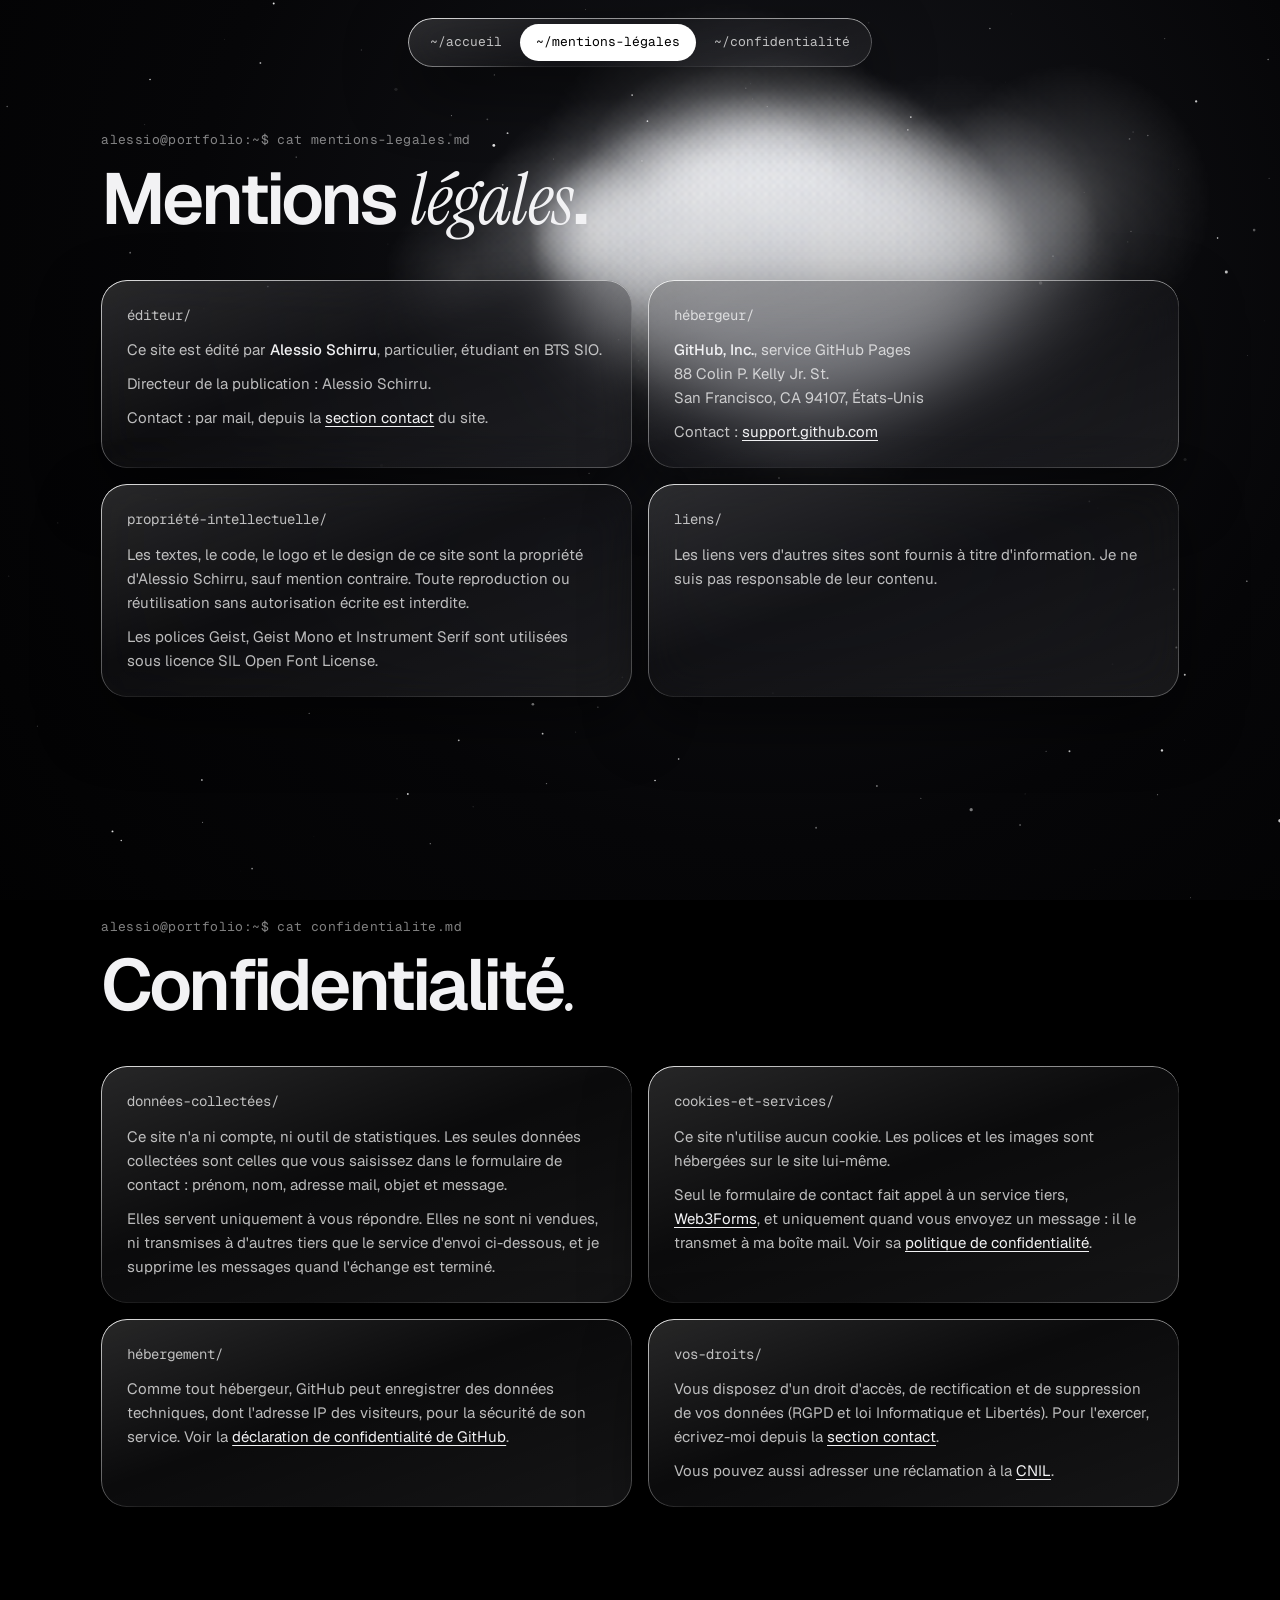
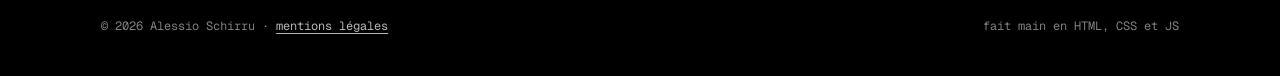
<file: mentions-legales.html>
<!DOCTYPE html>
<html lang="fr">
<head>
  <meta charset="UTF-8">
  <meta name="viewport" content="width=device-width, initial-scale=1.0">
  <title>Mentions légales · Alessio Schirru</title>
  <meta name="description" content="Mentions légales et politique de confidentialité du portfolio d'Alessio Schirru.">
  <meta name="robots" content="noindex">

  <link rel="icon" href="icones/favicon.ico" sizes="any">
  <link rel="icon" href="icones/favicon-32.png" type="image/png" sizes="32x32">
  <link rel="apple-touch-icon" href="icones/apple-touch-icon.png">
  <meta name="theme-color" content="#000000">

  <link rel="stylesheet" href="css/polices.css?v=202611271658">
  <link rel="stylesheet" href="css/style.css?v=202611271658">
</head>
<body>

  <canvas id="ciel" aria-hidden="true"></canvas>

  <!-- ============ MENU ============ -->
  <header class="menu" id="menu">
    <!-- Bouton visible seulement sur mobile : affiche la section en cours et ouvre le menu -->
    <button type="button" class="menu-bouton verre mono" id="menu-bouton" aria-expanded="false" aria-controls="menu-liens">
      <span id="menu-section">~/mentions-légales</span>
      <span class="menu-icone" aria-hidden="true"><i></i><i></i></span>
    </button>
    <nav class="menu-pilule verre" id="menu-liens" aria-label="Menu principal">
      <a href="index.html">~/accueil</a>
      <a href="#mentions" class="actif">~/mentions-légales</a>
      <a href="#confidentialite">~/confidentialité</a>
    </nav>
  </header>

  <main>
    <section id="mentions" class="section legal">
    <div class="conteneur">
      <p class="chemin">alessio@portfolio:~$ cat mentions-legales.md</p>
      <h1 class="titre-section">Mentions <em>légales</em>.</h1>

      <div class="legal-grille">

        <section class="legal-bloc verre">
          <h2 class="mono">éditeur/</h2>
          <p>Ce site est édité par <strong>Alessio Schirru</strong>, particulier, étudiant en BTS SIO.</p>
          <p>Directeur de la publication : Alessio Schirru.</p>
          <p>Contact : par mail, depuis la <a href="index.html#contact">section contact</a> du site.</p>
        </section>

        <section class="legal-bloc verre">
          <h2 class="mono">hébergeur/</h2>
          <p><strong>GitHub, Inc.</strong>, service GitHub Pages<br>
          88 Colin P. Kelly Jr. St.<br>
          San Francisco, CA 94107, États-Unis</p>
          <p>Contact : <a href="https://support.github.com" target="_blank" rel="noopener">support.github.com</a></p>
        </section>

        <section class="legal-bloc verre">
          <h2 class="mono">propriété-intellectuelle/</h2>
          <p>Les textes, le code, le logo et le design de ce site sont la propriété d'Alessio Schirru, sauf mention contraire. Toute reproduction ou réutilisation sans autorisation écrite est interdite.</p>
          <p>Les polices Geist, Geist Mono et Instrument Serif sont utilisées sous licence SIL Open Font License.</p>
        </section>

        <section class="legal-bloc verre">
          <h2 class="mono">liens/</h2>
          <p>Les liens vers d'autres sites sont fournis à titre d'information. Je ne suis pas responsable de leur contenu.</p>
        </section>

      </div>
    </div>
    </section>

    <section id="confidentialite" class="section">
    <div class="conteneur">
      <p class="chemin">alessio@portfolio:~$ cat confidentialite.md</p>
      <h2 class="titre-section">Confidentialité<em>.</em></h2>

      <div class="legal-grille">

        <section class="legal-bloc verre">
          <h2 class="mono">données-collectées/</h2>
          <p>Ce site n'a ni compte, ni outil de statistiques. Les seules données collectées sont celles que vous saisissez dans le formulaire de contact : prénom, nom, adresse mail, objet et message.</p>
          <p>Elles servent uniquement à vous répondre. Elles ne sont ni vendues, ni transmises à d'autres tiers que le service d'envoi ci-dessous, et je supprime les messages quand l'échange est terminé.</p>
        </section>

        <section class="legal-bloc verre">
          <h2 class="mono">cookies-et-services/</h2>
          <p>Ce site n'utilise aucun cookie. Les polices et les images sont hébergées sur le site lui-même.</p>
          <p>Seul le formulaire de contact fait appel à un service tiers, <a href="https://web3forms.com" target="_blank" rel="noopener">Web3Forms</a>, et uniquement quand vous envoyez un message : il le transmet à ma boîte mail. Voir sa <a href="https://web3forms.com/privacy" target="_blank" rel="noopener">politique de confidentialité</a>.</p>
        </section>

        <section class="legal-bloc verre">
          <h2 class="mono">hébergement/</h2>
          <p>Comme tout hébergeur, GitHub peut enregistrer des données techniques, dont l'adresse IP des visiteurs, pour la sécurité de son service. Voir la <a href="https://docs.github.com/fr/site-policy/privacy-policies/github-general-privacy-statement" target="_blank" rel="noopener">déclaration de confidentialité de GitHub</a>.</p>
        </section>

        <section class="legal-bloc verre">
          <h2 class="mono">vos-droits/</h2>
          <p>Vous disposez d'un droit d'accès, de rectification et de suppression de vos données (RGPD et loi Informatique et Libertés). Pour l'exercer, écrivez-moi depuis la <a href="index.html#contact">section contact</a>.</p>
          <p>Vous pouvez aussi adresser une réclamation à la <a href="https://www.cnil.fr" target="_blank" rel="noopener">CNIL</a>.</p>
        </section>

      </div>
    </div>
    </section>
  </main>

  <footer class="pied">
    <div class="conteneur pied-contenu mono">
      <span>© 2026 Alessio Schirru · <a href="mentions-legales.html">mentions légales</a></span>
      <span>fait main en HTML, CSS et JS</span>
    </div>
  </footer>

  <script src="js/ciel.js?v=202611271658"></script>
  <script src="js/interactions.js?v=202611271658"></script>
</body>
</html>
</file>
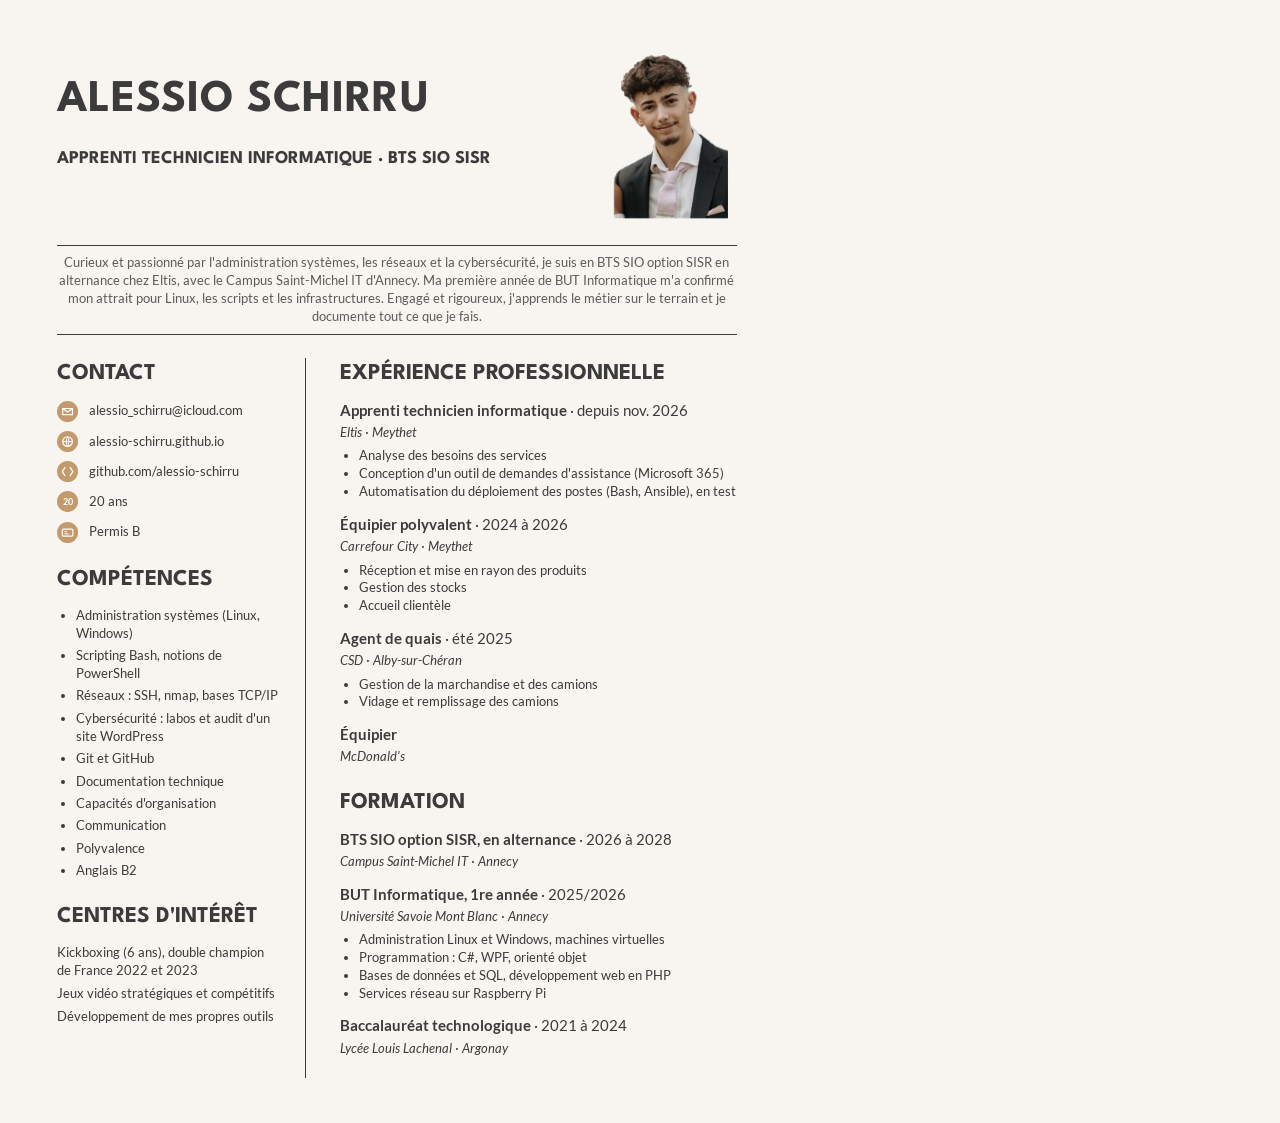
<file: cv/cv.html>
<!DOCTYPE html>
<!-- Source du CV (copie modifiée du CV Canva, sans téléphone ni adresse postale).
     Pour régénérer le PDF après une modification, depuis le dossier portfolio-alessio :
     google-chrome --headless=new --no-pdf-header-footer --print-to-pdf=cv/Alessio-Schirru-CV.pdf cv/cv.html -->
<html lang="fr">
<head>
  <meta charset="UTF-8">
  <title>CV Alessio Schirru</title>
  <link rel="stylesheet" href="polices-cv.css">
  <style>
    /* Couleurs et polices du CV d'origine (Canva) */
    :root {
      --fond: #f8f5f0;
      --texte: #3b3b3b;
      --doux: #5c5c5c;
      --accent: #c29a6b;
      --trait: #3b3b3b;
      --titre: "League Spartan", "Arial", sans-serif;
      --corps: "Lato", "Helvetica", sans-serif;
    }
    @page { size: A4; margin: 0; }
    * { box-sizing: border-box; }
    html, body { margin: 0; height: 297mm; overflow: hidden; }
    body {
      width: 210mm; height: 297mm; overflow: hidden;
      background: var(--fond); color: var(--texte);
      font-family: var(--corps); font-size: 10pt; line-height: 1.4;
      -webkit-print-color-adjust: exact; print-color-adjust: exact;
      padding: 11mm 15mm 0;
    }
    h1, h2, h3 { font-family: var(--titre); margin: 0; }

    /* En-tête */
    .entete { display: flex; justify-content: space-between; align-items: center; gap: 10mm; }
    .entete h1 { font-size: 34pt; font-weight: 700; letter-spacing: 0.5pt; line-height: 1; }
    .entete .poste { font-family: var(--titre); font-weight: 700; font-size: 13.5pt; margin-top: 6mm; }
    .entete img { width: 34mm; height: auto; display: block; }

    .accroche {
      margin: 5mm 0 6mm; padding: 2.2mm 0;
      border-top: 0.6pt solid var(--trait); border-bottom: 0.6pt solid var(--trait);
      text-align: center; font-size: 9.6pt; color: var(--doux);
    }

    /* Deux colonnes */
    .colonnes { display: flex; gap: 9mm; }
    .gauche { flex: 0 0 66mm; padding-right: 7mm; border-right: 0.6pt solid var(--trait); }
    .droite { flex: 1; min-width: 0; }
    h2 { font-size: 17pt; font-weight: 700; margin: 0 0 3mm; }
    section { margin-bottom: 5.5mm; }

    .contact { list-style: none; margin: 0; padding: 0; display: flex; flex-direction: column; gap: 2.4mm; }
    .contact li { display: flex; align-items: center; gap: 3mm; font-size: 9.6pt; }
    .contact svg { width: 5.6mm; height: 5.6mm; flex: none; }

    ul.puces { margin: 0; padding-left: 5mm; display: flex; flex-direction: column; gap: 1.2mm; }
    ul.puces li { font-size: 9.6pt; }
    .interets p { margin: 0 0 1.4mm; font-size: 9.6pt; }

    .element { margin-bottom: 3.6mm; }
    .element h3 { font-size: 11pt; font-weight: 700; font-family: var(--corps); }
    .element h3 span { font-weight: 400; }
    .element .lieu { font-style: italic; margin: 0.5mm 0 1.5mm; }
    .element ul { margin: 0; padding-left: 5mm; }
    .element li { font-size: 9.6pt; }
    .note { font-style: italic; font-weight: 700; margin: 2mm 0 1mm; }
  </style>
</head>
<body>

  <header class="entete">
    <div>
      <h1>ALESSIO SCHIRRU</h1>
      <p class="poste">APPRENTI TECHNICIEN INFORMATIQUE · BTS SIO SISR</p>
    </div>
    <img src="photo.png" alt="Photo d'Alessio Schirru">
  </header>

  <p class="accroche">Curieux et passionné par l'administration systèmes, les réseaux et la cybersécurité, je suis en BTS SIO option SISR en alternance chez Eltis, avec le Campus Saint-Michel IT d'Annecy. Ma première année de BUT Informatique m'a confirmé mon attrait pour Linux, les scripts et les infrastructures. Engagé et rigoureux, j'apprends le métier sur le terrain et je documente tout ce que je fais.</p>

  <div class="colonnes">
    <div class="gauche">
      <section>
        <h2>CONTACT</h2>
        <ul class="contact">
          <li><svg viewBox="0 0 24 24"><circle cx="12" cy="12" r="12" fill="#c29a6b"/><path d="M6.5 8.5h11v7h-11z" fill="none" stroke="#fff" stroke-width="1.3"/><path d="M6.5 8.5l5.5 4 5.5-4" fill="none" stroke="#fff" stroke-width="1.3"/></svg>alessio_schirru@icloud.com</li>
          <li><svg viewBox="0 0 24 24"><circle cx="12" cy="12" r="12" fill="#c29a6b"/><circle cx="12" cy="12" r="5.5" fill="none" stroke="#fff" stroke-width="1.3"/><path d="M6.5 12h11M12 6.5c-2 2.8-2 8.2 0 11M12 6.5c2 2.8 2 8.2 0 11" fill="none" stroke="#fff" stroke-width="1.1"/></svg>alessio-schirru.github.io</li>
          <li><svg viewBox="0 0 24 24"><circle cx="12" cy="12" r="12" fill="#c29a6b"/><path d="M9 16.5l-3-4.5 3-4.5M15 7.5l3 4.5-3 4.5" fill="none" stroke="#fff" stroke-width="1.4" stroke-linecap="round" stroke-linejoin="round"/></svg>github.com/alessio-schirru</li>
          <li><svg viewBox="0 0 24 24"><circle cx="12" cy="12" r="12" fill="#c29a6b"/><text x="12" y="16" text-anchor="middle" font-family="Lato" font-weight="700" font-size="10" fill="#fff">20</text></svg>20 ans</li>
          <li><svg viewBox="0 0 24 24"><circle cx="12" cy="12" r="12" fill="#c29a6b"/><rect x="6" y="8" width="12" height="8" rx="1.2" fill="none" stroke="#fff" stroke-width="1.3"/><path d="M8.5 11h3M8.5 13.5h5" stroke="#fff" stroke-width="1.1"/></svg>Permis B</li>
        </ul>
      </section>

      <section>
        <h2>COMPÉTENCES</h2>
        <ul class="puces">
          <li>Administration systèmes (Linux, Windows)</li>
          <li>Scripting Bash, notions de PowerShell</li>
          <li>Réseaux : SSH, nmap, bases TCP/IP</li>
          <li>Cybersécurité : labos et audit d'un site WordPress</li>
          <li>Git et GitHub</li>
          <li>Documentation technique</li>
          <li>Capacités d'organisation</li>
          <li>Communication</li>
          <li>Polyvalence</li>
          <li>Anglais B2</li>
        </ul>
      </section>

      <section class="interets">
        <h2>CENTRES D'INTÉRÊT</h2>
        <p>Kickboxing (6 ans), double champion de France 2022 et 2023</p>
        <p>Jeux vidéo stratégiques et compétitifs</p>
        <p>Développement de mes propres outils</p>
      </section>
    </div>

    <div class="droite">
      <section>
        <h2>EXPÉRIENCE PROFESSIONNELLE</h2>

        <div class="element">
          <h3>Apprenti technicien informatique <span>· depuis nov. 2026</span></h3>
          <p class="lieu">Eltis · Meythet</p>
          <ul>
            <li>Analyse des besoins des services</li>
            <li>Conception d'un outil de demandes d'assistance (Microsoft 365)</li>
            <li>Automatisation du déploiement des postes (Bash, Ansible), en test</li>
          </ul>
        </div>

        <div class="element">
          <h3>Équipier polyvalent <span>· 2024 à 2026</span></h3>
          <p class="lieu">Carrefour City · Meythet</p>
          <ul>
            <li>Réception et mise en rayon des produits</li>
            <li>Gestion des stocks</li>
            <li>Accueil clientèle</li>
          </ul>
        </div>

        <div class="element">
          <h3>Agent de quais <span>· été 2025</span></h3>
          <p class="lieu">CSD · Alby-sur-Chéran</p>
          <ul>
            <li>Gestion de la marchandise et des camions</li>
            <li>Vidage et remplissage des camions</li>
          </ul>
        </div>

        <div class="element">
          <h3>Équipier</h3>
          <p class="lieu">McDonald's</p>
        </div>
      </section>

      <section>
        <h2>FORMATION</h2>

        <div class="element">
          <h3>BTS SIO option SISR, en alternance <span>· 2026 à 2028</span></h3>
          <p class="lieu">Campus Saint-Michel IT · Annecy</p>
        </div>

        <div class="element">
          <h3>BUT Informatique, 1re année <span>· 2025/2026</span></h3>
          <p class="lieu">Université Savoie Mont Blanc · Annecy</p>
          <ul>
            <li>Administration Linux et Windows, machines virtuelles</li>
            <li>Programmation : C#, WPF, orienté objet</li>
            <li>Bases de données et SQL, développement web en PHP</li>
            <li>Services réseau sur Raspberry Pi</li>
          </ul>
        </div>

        <div class="element">
          <h3>Baccalauréat technologique <span>· 2021 à 2024</span></h3>
          <p class="lieu">Lycée Louis Lachenal · Argonay</p>
        </div>
      </section>
    </div>
  </div>

</body>
</html>
</file>
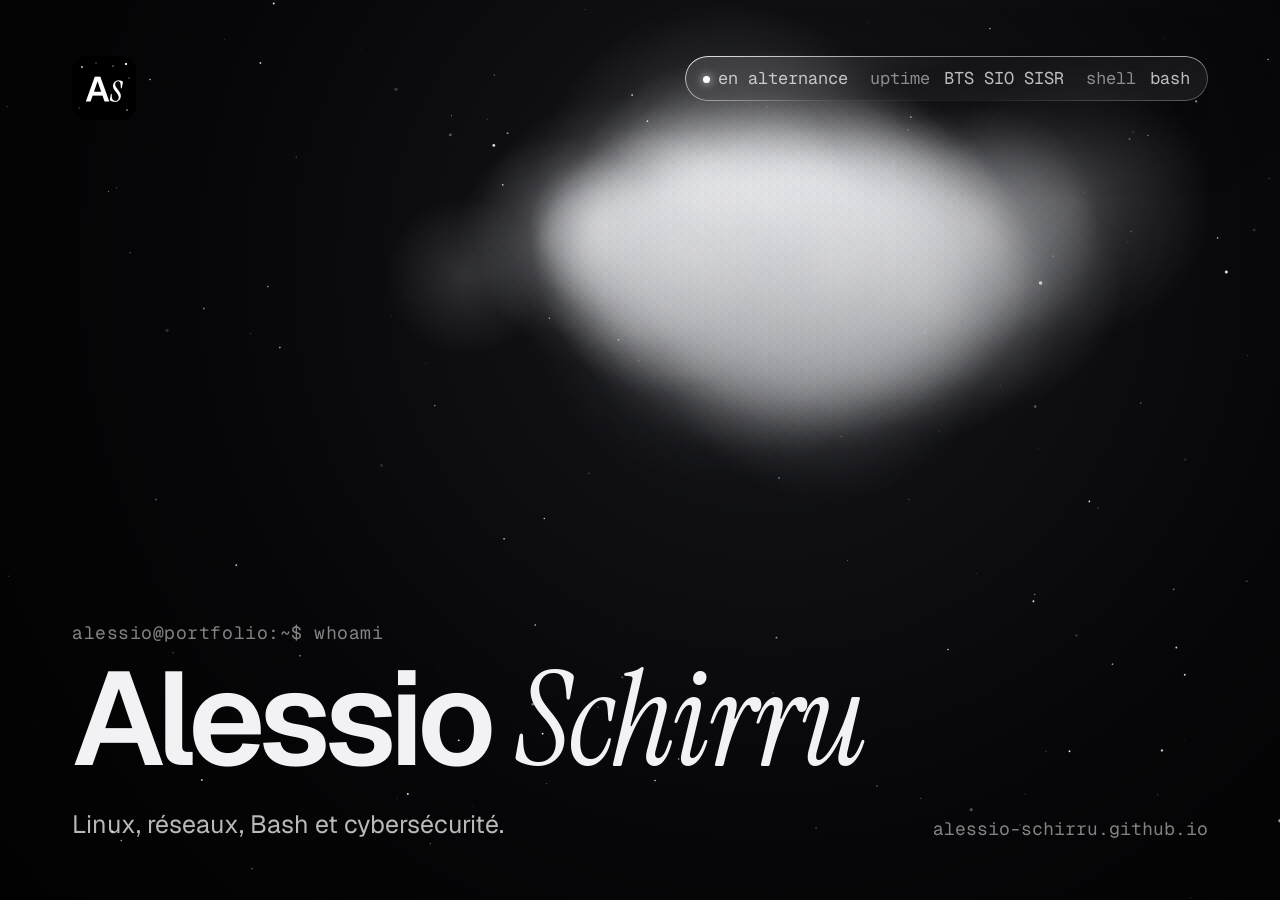
<file: icones/apercu-source.html>
<!DOCTYPE html>
<!-- Source de l'image d'aperçu (icones/apercu.png, 1200 x 630).
     Pour la régénérer : google-chrome --headless=new --hide-scrollbars --window-size=1200,630 --screenshot=icones/apercu.png icones/apercu-source.html -->
<html lang="fr"><head><meta charset="UTF-8">
<link rel="stylesheet" href="../css/polices.css">
<link rel="stylesheet" href="../css/style.css">
<style>
  html, body { width: 1200px; height: 630px; overflow: hidden; }
  .apercu { position: absolute; inset: 0; padding: 56px 72px; display: flex; flex-direction: column; }
  .apercu .haut { display: flex; justify-content: space-between; align-items: center; }
  .apercu .haut img { width: 64px; height: 64px; }
  .apercu .barre-etat { font-size: 17px; }
  .apercu .bas { margin-top: auto; }
  .apercu .chemin { font-size: 18px; }
  .apercu .nom { font-size: 132px; }
  .apercu .ligne { display: flex; justify-content: space-between; align-items: flex-end; margin-top: 26px; }
  .apercu .role { margin: 0; font-size: 25px; max-width: 30ch; }
  .apercu .url { font-family: var(--police-mono); font-size: 18px; color: var(--couleur-texte-faible); }
</style></head>
<body>
  <canvas id="ciel"></canvas>
  <div class="apercu">
    <div class="haut">
      <img src="logo-as-1024.png" alt="">
      <div class="barre-etat verre"><span><i class="voyant"></i>en alternance</span><span><b>uptime</b> BTS SIO SISR</span><span><b>shell</b> bash</span></div>
    </div>
    <div class="bas">
      <p class="chemin">alessio@portfolio:~$ whoami</p>
      <h1 class="nom">Alessio <em>Schirru</em></h1>
      <div class="ligne">
        <p class="role">Linux, réseaux, Bash et cybersécurité.</p>
        <span class="url">alessio-schirru.github.io</span>
      </div>
    </div>
  </div>
  <script src="../js/ciel.js"></script>
</body></html>
</file>
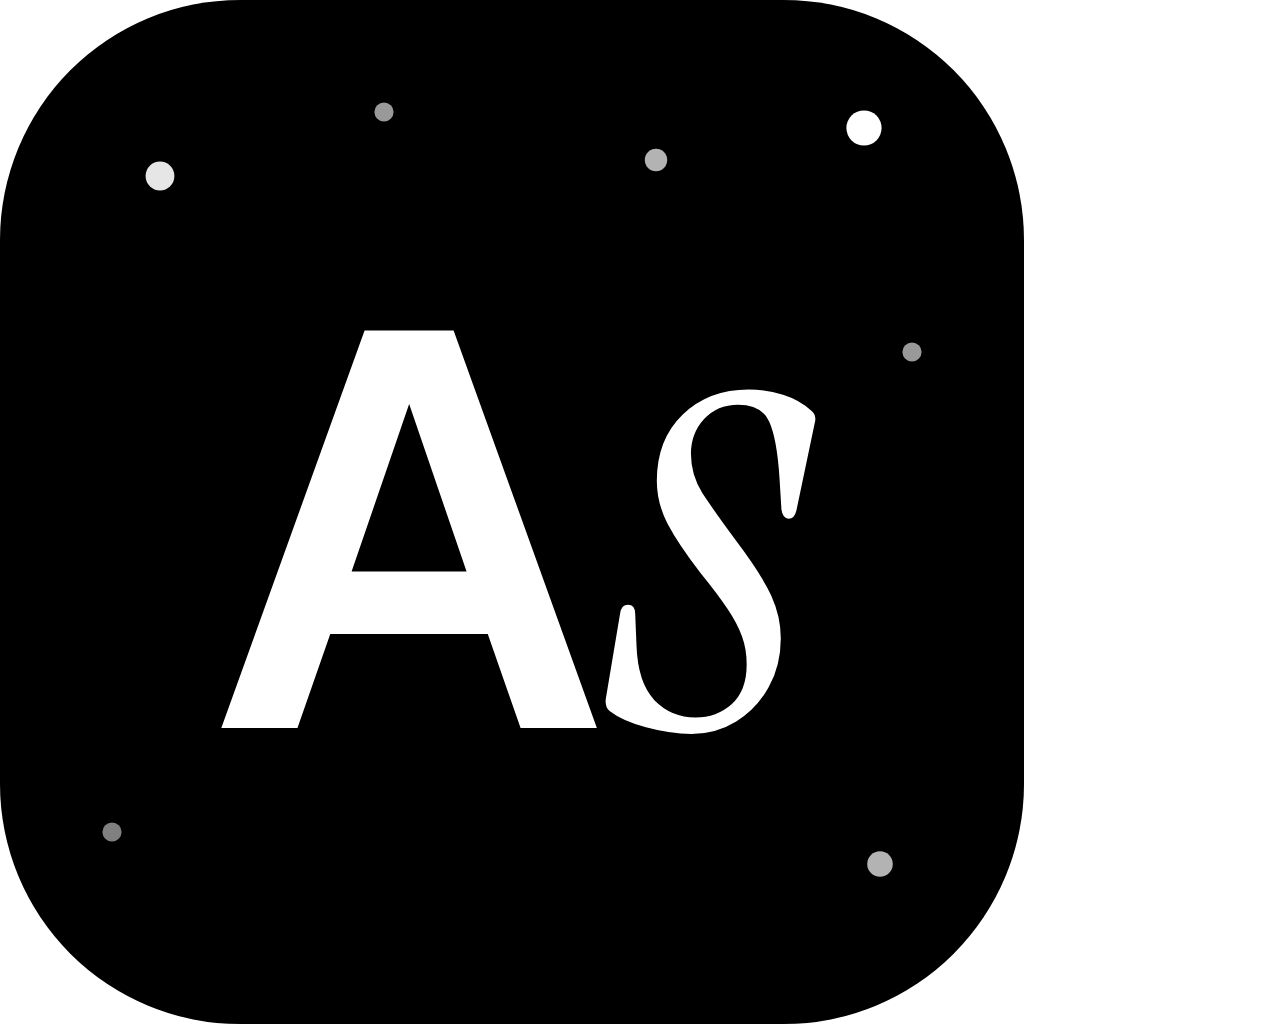
<file: icones/logo-as-source.html>
<!doctype html><html><head><meta charset="utf-8">
<link rel="stylesheet" href="../css/polices.css">
<style>html,body{margin:0;background:transparent}svg{display:block;width:1024px;height:1024px}</style></head><body>
<svg viewBox="0 0 64 64" xmlns="http://www.w3.org/2000/svg">
  <rect width="64" height="64" rx="15" fill="#000"/>
  <circle cx="10" cy="11" r=".9" fill="#fff" opacity=".9"/><circle cx="24" cy="7" r=".6" fill="#fff" opacity=".6"/><circle cx="41" cy="10" r=".7" fill="#fff" opacity=".7"/><circle cx="54" cy="8" r="1.1" fill="#fff"/><circle cx="57" cy="22" r=".6" fill="#fff" opacity=".6"/><circle cx="7" cy="52" r=".6" fill="#fff" opacity=".5"/><circle cx="55" cy="54" r=".8" fill="#fff" opacity=".7"/>
  <text x="32" y="45.5" text-anchor="middle" fill="#fff"><tspan font-family="Geist" font-weight="600" font-size="35" letter-spacing="-1">A</tspan><tspan dx="1.5" font-family="Instrument Serif" font-style="italic" font-size="41">s</tspan></text>
</svg>
<script>document.fonts.ready.then(()=>document.title='pret')</script></body></html>
</file>
<file: css/polices.css>
/* Polices hébergées sur le site (aucun appel à Google).
   Geist et Geist Mono (Vercel) et Instrument Serif : licence SIL Open Font License. */

/* Geist normal · latin-ext */
@font-face {
  font-family: 'Geist';
  font-style: normal;
  font-weight: 300 600;
  font-display: swap;
  src: url(../polices/geist-normal-latin-ext.woff2) format('woff2');
  unicode-range: U+0100-02BA, U+02BD-02C5, U+02C7-02CC, U+02CE-02D7, U+02DD-02FF, U+0304, U+0308, U+0329, U+1D00-1DBF, U+1E00-1E9F, U+1EF2-1EFF, U+2020, U+20A0-20AB, U+20AD-20C4, U+2113, U+2C60-2C7F, U+A720-A7FF;
}

/* Geist normal · latin */
@font-face {
  font-family: 'Geist';
  font-style: normal;
  font-weight: 300 600;
  font-display: swap;
  src: url(../polices/geist-normal-latin.woff2) format('woff2');
  unicode-range: U+0000-00FF, U+0131, U+0152-0153, U+02BB-02BC, U+02C6, U+02DA, U+02DC, U+0304, U+0308, U+0329, U+2000-206F, U+20AC, U+2122, U+2191, U+2193, U+2212, U+2215, U+FEFF, U+FFFD;
}

/* Geist Mono normal · latin-ext */
@font-face {
  font-family: 'Geist Mono';
  font-style: normal;
  font-weight: 400 500;
  font-display: swap;
  src: url(../polices/geist-mono-normal-latin-ext.woff2) format('woff2');
  unicode-range: U+0100-02BA, U+02BD-02C5, U+02C7-02CC, U+02CE-02D7, U+02DD-02FF, U+0304, U+0308, U+0329, U+1D00-1DBF, U+1E00-1E9F, U+1EF2-1EFF, U+2020, U+20A0-20AB, U+20AD-20C4, U+2113, U+2C60-2C7F, U+A720-A7FF;
}

/* Geist Mono normal · latin */
@font-face {
  font-family: 'Geist Mono';
  font-style: normal;
  font-weight: 400 500;
  font-display: swap;
  src: url(../polices/geist-mono-normal-latin.woff2) format('woff2');
  unicode-range: U+0000-00FF, U+0131, U+0152-0153, U+02BB-02BC, U+02C6, U+02DA, U+02DC, U+0304, U+0308, U+0329, U+2000-206F, U+20AC, U+2122, U+2191, U+2193, U+2212, U+2215, U+FEFF, U+FFFD;
}

/* Instrument Serif italic · latin-ext */
@font-face {
  font-family: 'Instrument Serif';
  font-style: italic;
  font-weight: 400;
  font-display: swap;
  src: url(../polices/instrument-serif-italic-latin-ext.woff2) format('woff2');
  unicode-range: U+0100-02BA, U+02BD-02C5, U+02C7-02CC, U+02CE-02D7, U+02DD-02FF, U+0304, U+0308, U+0329, U+1D00-1DBF, U+1E00-1E9F, U+1EF2-1EFF, U+2020, U+20A0-20AB, U+20AD-20C4, U+2113, U+2C60-2C7F, U+A720-A7FF;
}

/* Instrument Serif italic · latin */
@font-face {
  font-family: 'Instrument Serif';
  font-style: italic;
  font-weight: 400;
  font-display: swap;
  src: url(../polices/instrument-serif-italic-latin.woff2) format('woff2');
  unicode-range: U+0000-00FF, U+0131, U+0152-0153, U+02BB-02BC, U+02C6, U+02DA, U+02DC, U+0304, U+0308, U+0329, U+2000-206F, U+20AC, U+2122, U+2191, U+2193, U+2212, U+2215, U+FEFF, U+FFFD;
}

/* Instrument Serif normal · latin-ext */
@font-face {
  font-family: 'Instrument Serif';
  font-style: normal;
  font-weight: 400;
  font-display: swap;
  src: url(../polices/instrument-serif-normal-latin-ext.woff2) format('woff2');
  unicode-range: U+0100-02BA, U+02BD-02C5, U+02C7-02CC, U+02CE-02D7, U+02DD-02FF, U+0304, U+0308, U+0329, U+1D00-1DBF, U+1E00-1E9F, U+1EF2-1EFF, U+2020, U+20A0-20AB, U+20AD-20C4, U+2113, U+2C60-2C7F, U+A720-A7FF;
}

/* Instrument Serif normal · latin */
@font-face {
  font-family: 'Instrument Serif';
  font-style: normal;
  font-weight: 400;
  font-display: swap;
  src: url(../polices/instrument-serif-normal-latin.woff2) format('woff2');
  unicode-range: U+0000-00FF, U+0131, U+0152-0153, U+02BB-02BC, U+02C6, U+02DA, U+02DC, U+0304, U+0308, U+0329, U+2000-206F, U+20AC, U+2122, U+2191, U+2193, U+2212, U+2215, U+FEFF, U+FFFD;
}
</file>
<file: css/style.css>
/* =========================================================
   Portfolio Alessio Schirru · Liquid Glass noir et blanc
   Sommaire :
   1. Variables (couleurs, polices, tailles)
   2. Base
   3. Verre (effet Liquid Glass)
   4. Menu
   5. Accueil
   6. Carte en vedette
   7. Sections communes
   8. À propos
   9. Parcours
   10. Compétences
   11. Réalisations (11 bis : détails dépliables)
   12. Contact et pied de page
   13. Animations
   14. Responsive
   ========================================================= */


/* ---------- 1. Variables ---------- */
:root {
  /* Couleurs */
  --couleur-fond: #000000;
  --couleur-texte: #f2f2f4;
  --couleur-texte-doux: rgba(255, 255, 255, 0.72);
  --couleur-texte-faible: rgba(255, 255, 255, 0.5);
  --couleur-trait: rgba(255, 255, 255, 0.22);
  --couleur-accent: #ffffff;           /* boutons pleins, voyant, menu actif */
  --couleur-sur-accent: #000000;       /* texte posé sur l'accent */

  /* Verre */
  --verre-teinte: rgba(10, 10, 14, 0.35);
  --verre-flou: 22px;

  /* Polices */
  --police-texte: "Geist", "Inter", system-ui, sans-serif;
  --police-serif: "Instrument Serif", "Times New Roman", serif;
  --police-mono: "Geist Mono", ui-monospace, "SFMono-Regular", monospace;

  /* Tailles */
  --largeur-max: 1180px;
  --marge-cote: max(20px, 4vw);
  --rayon: 26px;
}


/* ---------- 2. Base ---------- */
* { box-sizing: border-box; }

html {
  scroll-behavior: smooth;
  scroll-padding-top: 90px; /* pour que le menu ne cache pas les titres */
  background: var(--couleur-fond);
}

body {
  margin: 0;
  /* pas de fond ici : sinon il cache le ciel (canvas) placé derrière */
  color: var(--couleur-texte);
  font-family: var(--police-texte);
  font-size: 16px;
  line-height: 1.6;
  -webkit-font-smoothing: antialiased;
}

#ciel {
  position: fixed;
  inset: 0;
  width: 100%;
  height: 100%;
  z-index: -1;
}

a { color: inherit; }
img { max-width: 100%; }

.conteneur {
  max-width: var(--largeur-max);
  margin: 0 auto;
  padding-left: var(--marge-cote);
  padding-right: var(--marge-cote);
}

.mono { font-family: var(--police-mono); }

em {
  font-family: var(--police-serif);
  font-weight: 400;
  font-style: italic;
  letter-spacing: -0.01em;
}

:focus-visible {
  outline: 2px solid var(--couleur-accent);
  outline-offset: 3px;
}


/* ---------- 3. Verre (effet Liquid Glass) ---------- */
.verre {
  position: relative;
  background:
    linear-gradient(160deg, rgba(255, 255, 255, 0.14) 0%, rgba(255, 255, 255, 0.03) 45%, rgba(255, 255, 255, 0.07) 100%),
    var(--verre-teinte);
  backdrop-filter: blur(var(--verre-flou)) saturate(140%);
  -webkit-backdrop-filter: blur(var(--verre-flou)) saturate(140%);
  box-shadow:
    inset 0 1px 0 rgba(255, 255, 255, 0.5),    /* reflet en haut */
    inset 1px 0 0 rgba(255, 255, 255, 0.15),   /* reflet à gauche */
    0 24px 60px rgba(0, 0, 0, 0.5);            /* ombre portée */
}

/* Bord brillant : plus clair en haut à gauche, comme une vraie vitre */
.verre::before {
  content: "";
  position: absolute;
  inset: 0;
  border-radius: inherit;
  padding: 1px;
  pointer-events: none;
  background: linear-gradient(140deg, rgba(255, 255, 255, 0.7), rgba(255, 255, 255, 0.08) 35%, rgba(255, 255, 255, 0.02) 60%, rgba(255, 255, 255, 0.3));
  /* Le masque ne garde que le contour de 1px : c'est ce qui dessine le bord brillant */
  -webkit-mask: linear-gradient(#000 0 0) content-box, linear-gradient(#000 0 0);
  -webkit-mask-composite: xor;   /* anciens Safari */
  mask: linear-gradient(#000 0 0) content-box, linear-gradient(#000 0 0);
  mask-composite: exclude;       /* version standard */
}


/* ---------- 4. Menu ---------- */
.menu {
  position: fixed;
  top: 18px;
  left: 0;
  right: 0;
  z-index: 10;
  display: flex;
  justify-content: center;
  padding: 0 16px;
}

.menu-pilule {
  display: flex;
  gap: 2px;
  padding: 6px;
  border-radius: 999px;
  max-width: 100%;
  overflow-x: auto;
  scrollbar-width: none;
}
.menu-pilule::-webkit-scrollbar { display: none; }

.menu-pilule a {
  font-family: var(--police-mono);
  font-size: 13px;
  padding: 8px 16px;
  border-radius: 999px;
  color: var(--couleur-texte-doux);
  text-decoration: none;
  white-space: nowrap;
  transition: background 0.3s, color 0.3s;
}
.menu-pilule a:hover { color: var(--couleur-texte); }
.menu-pilule a.actif {
  background: var(--couleur-accent);
  color: var(--couleur-sur-accent);
}


/* Menu mobile : bouton qui affiche la section en cours, et liste déroulante en verre.
   Seulement si le JS tourne (classe "js") : sans JS, la barre défile horizontalement. */
.menu-bouton { display: none; }

@media (max-width: 900px) {
  .js .menu { flex-direction: column; align-items: center; }

  .js .menu-bouton {
    display: flex;
    align-items: center;
    gap: 14px;
    padding: 11px 16px 11px 20px;
    border: 0;
    border-radius: 999px;
    font-size: 14px;
    color: var(--couleur-texte);
    cursor: pointer;
  }

  /* Icône : deux traits qui se croisent en X à l'ouverture */
  .menu-icone { position: relative; width: 16px; height: 10px; }
  .menu-icone i {
    position: absolute; left: 0; right: 0; height: 1.5px; border-radius: 2px;
    background: currentColor;
    transition: transform 0.45s cubic-bezier(0.2, 1.3, 0.4, 1), top 0.45s cubic-bezier(0.2, 1.3, 0.4, 1);
  }
  .menu-icone i:first-child { top: 0; }
  .menu-icone i:last-child { top: 8.5px; }
  .menu.ouvert .menu-icone i:first-child { top: 4.25px; transform: rotate(45deg); }
  .menu.ouvert .menu-icone i:last-child { top: 4.25px; transform: rotate(-45deg); }

  /* La liste sort du bouton comme une bulle de verre : flou, petite, puis nette */
  .js .menu-pilule {
    position: absolute;
    top: calc(100% + 10px);
    flex-direction: column;
    gap: 2px;
    min-width: 230px;
    padding: 8px;
    border-radius: 24px;
    overflow: visible;
    transform-origin: top center;
    opacity: 0;
    transform: translateY(-10px) scale(0.92);
    filter: blur(10px);
    pointer-events: none;
    transition: opacity 0.35s ease, filter 0.45s ease, transform 0.55s cubic-bezier(0.2, 1.25, 0.4, 1);
  }
  .js .menu.ouvert .menu-pilule {
    opacity: 1;
    transform: none;
    filter: none;
    pointer-events: auto;
  }
  .js .menu-pilule a { padding: 11px 16px; font-size: 14px; }
}

@media (prefers-reduced-motion: reduce) {
  .js .menu-pilule, .menu-icone i { transition: none; }
}


/* ---------- 5. Accueil ---------- */
.accueil {
  min-height: 100vh;
  min-height: 100svh;
  display: flex;
  padding-top: 100px;
  padding-bottom: 56px;
}

.accueil-contenu {
  width: 100%;
  display: flex;
  flex-direction: column;
}

.barre-etat {
  align-self: flex-start;
  display: flex;
  flex-wrap: wrap;
  gap: 8px 22px;
  padding: 9px 18px;
  border-radius: 999px;
  font-family: var(--police-mono);
  font-size: 13px;
  color: var(--couleur-texte-doux);
}
.barre-etat b { font-weight: 400; color: var(--couleur-texte-faible); margin-right: 4px; }

.voyant {
  display: inline-block;
  width: 7px;
  height: 7px;
  border-radius: 50%;
  margin-right: 8px;
  vertical-align: 1px;
  background: var(--couleur-accent);
  box-shadow: 0 0 10px var(--couleur-accent);
  animation: pulsation 2.4s ease-in-out infinite;
}

.accueil-bas {
  margin-top: auto;
  padding-top: 48px;
  display: flex;
  align-items: flex-end;
  justify-content: space-between;
  gap: 40px;
}

.accueil-texte { min-width: 0; }

.chemin {
  font-family: var(--police-mono);
  font-size: 13px;
  color: var(--couleur-texte-faible);
  letter-spacing: 0.03em;
  margin: 0 0 12px;
}

.nom {
  font-weight: 600;
  font-size: clamp(64px, 11vw, 150px);
  line-height: 0.88;
  letter-spacing: -0.05em;
  margin: 0;
}
.nom em { letter-spacing: -0.02em; }

.role {
  max-width: 34ch;
  margin: 22px 0 0;
  font-size: 18px;
  color: var(--couleur-texte-doux);
}

.boutons {
  display: flex;
  flex-wrap: wrap;
  gap: 10px;
  margin-top: 28px;
}

.bouton {
  display: inline-block;
  padding: 12px 22px;
  border-radius: 999px;
  font-size: 15px;
  font-weight: 500;
  text-decoration: none;
  transition: transform 0.3s;
}
.bouton:hover { transform: translateY(-2px); }
.bouton-plein {
  background: var(--couleur-accent);
  color: var(--couleur-sur-accent);
}


/* ---------- 6. Carte en vedette ---------- */
.vedette {
  flex: 0 0 380px;
  border-radius: var(--rayon);
  padding: 20px 22px 18px;
  display: flex;
  flex-direction: column;
  overflow: hidden;
}

.vedette-haut {
  display: flex;
  justify-content: space-between;
  font-size: 12px;
  color: var(--couleur-texte-faible);
}
.vedette-chemin span { color: var(--couleur-texte); }

/* Fine barre de progression : indique quand le projet suivant arrive */
.vedette-barre {
  height: 1px;
  margin: 14px 0 18px;
  background: var(--couleur-trait);
}
.vedette-barre span {
  display: block;
  height: 100%;
  width: 0;
  background: var(--couleur-accent);
  box-shadow: 0 0 8px var(--couleur-accent);
}

.vedette-diapo { display: none; }
.vedette-diapo.active { display: block; animation: fondu 0.6s ease; }

.vedette-type {
  margin: 0;
  font-size: 12px;
  text-transform: uppercase;
  letter-spacing: 0.12em;
  color: var(--couleur-texte-faible);
}
.vedette-titre {
  margin: 8px 0 10px;
  font-size: 21px;
  font-weight: 500;
  line-height: 1.22;
  letter-spacing: -0.015em;
  text-wrap: balance;
}
.vedette-texte {
  margin: 0;
  font-size: 14px;
  color: var(--couleur-texte-doux);
}
.vedette-pile {
  margin: 14px 0 0;
  font-size: 12px;
  color: var(--couleur-texte-faible);
}

.vedette-bas {
  display: flex;
  justify-content: space-between;
  align-items: center;
  margin-top: 18px;
  padding-top: 14px;
  border-top: 1px solid var(--couleur-trait);
}
.vedette-points { display: flex; gap: 6px; }
.point {
  width: 6px;
  height: 6px;
  padding: 0;
  border: 0;
  border-radius: 999px;
  background: var(--couleur-texte-faible);
  cursor: pointer;
  transition: width 0.4s, background 0.4s;
}
.point.actif { width: 22px; background: var(--couleur-accent); }
.vedette-lien {
  font-family: var(--police-mono);
  font-size: 12px;
  color: var(--couleur-texte-doux);
  text-decoration: none;
}
.vedette-lien:hover { color: var(--couleur-texte); }


/* ---------- 7. Sections communes ---------- */
.section { padding: 110px 0; }

.titre-section {
  font-weight: 600;
  font-size: clamp(38px, 6vw, 72px);
  line-height: 1;
  letter-spacing: -0.04em;
  margin: 0 0 44px;
  text-wrap: balance;
}

.sous-titre {
  font-weight: 500;
  font-size: 22px;
  letter-spacing: -0.02em;
  margin: 64px 0 20px;
}


/* ---------- 8. À propos ---------- */
.a-propos-grille {
  display: flex;
  gap: 48px;
  align-items: flex-start;
}

.a-propos-texte {
  flex: 1.3;
  min-width: 0;
  font-size: 18px;
  color: var(--couleur-texte-doux);
}
.a-propos-texte p { margin: 0 0 18px; max-width: 60ch; }

.fiche {
  flex: 1;
  min-width: 0;
  border-radius: var(--rayon);
  padding: 22px 24px;
}
.fiche-commande { margin: 0 0 14px; font-size: 13px; color: var(--couleur-texte-faible); }
.fiche-liste { margin: 0; display: flex; flex-direction: column; gap: 8px; }
.fiche-liste div {
  display: flex;
  gap: 16px;
  font-family: var(--police-mono);
  font-size: 13px;
}
.fiche-liste dt { flex: 0 0 96px; color: var(--couleur-texte-faible); }
.fiche-liste dd { margin: 0; color: var(--couleur-texte); }

.methode {
  list-style: none;
  margin: 0;
  padding: 0;
  display: flex;
  gap: 14px;
}
.methode li {
  flex: 1;
  border-radius: 20px;
  padding: 18px 20px;
}
.methode span { display: block; font-size: 12px; color: var(--couleur-texte-faible); margin-bottom: 10px; }
.methode strong { font-weight: 500; font-size: 17px; }
.methode p { margin: 6px 0 0; font-size: 14px; color: var(--couleur-texte-doux); }


/* ---------- 9. Parcours ---------- */
.frise {
  list-style: none;
  margin: 0;
  padding: 0;
  display: flex;
  flex-direction: column;
  gap: 16px;
  position: relative;
}

.frise-element {
  display: flex;
  gap: 28px;
  align-items: flex-start;
}

.frise-date {
  flex: 0 0 150px;
  padding-top: 22px;
  font-size: 13px;
  color: var(--couleur-texte-faible);
}

.frise-carte {
  flex: 1;
  min-width: 0;
  border-radius: 22px;
  padding: 20px 24px;
}
.frise-carte h3 { margin: 0 0 6px; font-weight: 500; font-size: 18px; letter-spacing: -0.01em; }
.frise-carte p { margin: 0; font-size: 15px; color: var(--couleur-texte-doux); }


/* ---------- 10. Compétences ---------- */
.legende { font-size: 12px; color: var(--couleur-texte-faible); margin: -28px 0 28px; }

.competences-grille {
  display: flex;
  flex-wrap: wrap;
  gap: 16px;
}

.bloc {
  flex: 1 1 calc(33.333% - 16px);
  min-width: 260px;
  border-radius: var(--rayon);
  padding: 22px 24px;
}
.bloc h3 { margin: 0 0 14px; font-weight: 400; font-size: 14px; color: var(--couleur-texte-doux); }
.bloc ul { list-style: none; margin: 0; padding: 0; display: flex; flex-direction: column; gap: 10px; }
.bloc li {
  display: flex;
  justify-content: space-between;
  align-items: center;
  gap: 12px;
  font-size: 15px;
}

/* Jauge à 4 segments : le nombre de segments allumés = data-niveau */
.niveau {
  flex: 0 0 auto;
  display: flex;
  gap: 3px;
}
.niveau::before {
  content: "";
  width: 52px;
  height: 4px;
  border-radius: 2px;
  background: linear-gradient(90deg,
    var(--couleur-accent) 0 var(--rempli),
    var(--couleur-trait) var(--rempli) 100%);
  -webkit-mask: repeating-linear-gradient(90deg, #000 0 11px, transparent 11px 14px);
  mask: repeating-linear-gradient(90deg, #000 0 11px, transparent 11px 14px);
}
.niveau[data-niveau="1"] { --rempli: 25%; }
.niveau[data-niveau="2"] { --rempli: 50%; }
.niveau[data-niveau="3"] { --rempli: 75%; }
.niveau[data-niveau="4"] { --rempli: 100%; }


/* ---------- 11. Réalisations ---------- */
.filtres {
  display: inline-flex;
  flex-wrap: wrap;
  gap: 2px;
  padding: 5px;
  border-radius: 999px;
  margin-bottom: 28px;
}
.filtre {
  font-family: var(--police-mono);
  font-size: 13px;
  padding: 7px 15px;
  border: 0;
  border-radius: 999px;
  background: transparent;
  color: var(--couleur-texte-doux);
  cursor: pointer;
  transition: background 0.3s, color 0.3s;
}
.filtre:hover { color: var(--couleur-texte); }
.filtre.actif { background: var(--couleur-accent); color: var(--couleur-sur-accent); }

/* Avec le JS, la couleur blanche n'est plus sur le bouton mais sur une pastille
   qui glisse d'un filtre à l'autre, avec un léger ressort */
.filtre-pastille { display: none; }
.js .filtre { position: relative; z-index: 1; transition: color 0.35s; }
.js .filtre.actif { background: transparent; }
.js .filtre-pastille {
  display: block;
  position: absolute;
  top: 5px;
  left: 0;
  height: calc(100% - 10px);
  width: 0;
  border-radius: 999px;
  background: var(--couleur-accent);
  transition: transform 0.55s cubic-bezier(0.2, 1.2, 0.4, 1), width 0.55s cubic-bezier(0.2, 1.2, 0.4, 1);
}
.filtres { position: relative; }

.projets {
  display: flex;
  flex-wrap: wrap;
  gap: 16px;
}

.projet {
  flex: 1 1 calc(33.333% - 16px);
  min-width: 280px;
  border-radius: var(--rayon);
  padding: 24px;
  display: flex;
  flex-direction: column;
  transition: transform 0.4s;
}
.projet:hover { transform: translateY(-4px); }
.projet[hidden] { display: none; }

.projet-type { margin: 0 0 10px; font-size: 12px; color: var(--couleur-texte-faible); }
.projet h3 { margin: 0 0 10px; font-weight: 500; font-size: 20px; line-height: 1.25; letter-spacing: -0.015em; }
.projet p { margin: 0 0 12px; font-size: 15px; color: var(--couleur-texte-doux); }
.projet-appris b { font-weight: 500; color: var(--couleur-texte); }
.pile { margin: auto 0 0 !important; padding-top: 12px; border-top: 1px solid var(--couleur-trait); font-size: 12px !important; color: var(--couleur-texte-faible) !important; }


/* ---------- 11 bis. Détails dépliables des projets ---------- */
/* Un projet ouvert prend toute la largeur pour que le code soit lisible */
.projet:has(.detail[open]) { flex-basis: 100%; }

.detail { margin-top: 14px; }

/* Reflet plus fort pendant l'animation d'ouverture (js/interactions.js, partie 5) */
.projet.verre-actif {
  box-shadow:
    inset 0 1px 0 rgba(255, 255, 255, 0.9),
    inset 1px 0 0 rgba(255, 255, 255, 0.35),
    inset 0 0 40px rgba(255, 255, 255, 0.06),
    0 30px 80px rgba(0, 0, 0, 0.6);
  transition: box-shadow 0.3s;
}

.detail summary {
  display: inline-flex;
  align-items: center;
  gap: 8px;
  padding: 7px 14px;
  border-radius: 999px;
  border: 1px solid var(--couleur-trait);
  font-size: 12px;
  color: var(--couleur-texte-doux);
  cursor: pointer;
  list-style: none;
  transition: background 0.3s, color 0.3s;
}
.detail summary::-webkit-details-marker { display: none; }
.detail summary::after { content: "▾"; transition: transform 0.3s; }
.detail summary:hover { color: var(--couleur-texte); background: rgba(255, 255, 255, 0.06); }
.detail[open] summary { background: var(--couleur-accent); color: var(--couleur-sur-accent); border-color: transparent; }
.detail[open] summary::after { transform: rotate(180deg); }

/* Deux colonnes qui se remplissent l'une après l'autre (une seule sur mobile) */
.detail-contenu {
  columns: 2 380px;
  column-gap: 40px;
  margin-top: 20px;
  animation: fondu-flou 1.1s cubic-bezier(0.2, 0.8, 0.2, 1);
}

.detail-bloc { break-inside: avoid; margin-bottom: 24px; min-width: 0; }
.detail-bloc h4 {
  margin: 0 0 10px;
  font-size: 12px;
  font-weight: 400;
  letter-spacing: 0.04em;
  color: var(--couleur-texte-faible);
}
.detail-bloc p { font-size: 15px; }
.detail-bloc p b { font-weight: 500; color: var(--couleur-texte); }
.detail-bloc code {
  font-family: var(--police-mono);
  font-size: 0.9em;
  padding: 1px 6px;
  border-radius: 6px;
  background: rgba(255, 255, 255, 0.08);
}

/* Étapes numérotées */
.etapes {
  list-style: none;
  counter-reset: etape;
  margin: 0 0 12px;
  padding: 0;
  display: flex;
  flex-direction: column;
  gap: 10px;
}
.etapes li {
  counter-increment: etape;
  display: flex;
  gap: 14px;
  font-size: 15px;
  color: var(--couleur-texte-doux);
}
.etapes li::before {
  content: counter(etape, decimal-leading-zero);
  flex: 0 0 auto;
  font-family: var(--police-mono);
  font-size: 12px;
  padding-top: 3px;
  color: var(--couleur-texte-faible);
}
.etapes strong { font-weight: 500; color: var(--couleur-texte); margin-right: 4px; }

.liste { margin: 0 0 12px; padding-left: 18px; display: flex; flex-direction: column; gap: 6px; }
.liste li { font-size: 15px; color: var(--couleur-texte-doux); }

/* Bloc de code façon terminal en verre */
.code {
  position: relative;
  margin: 14px 0 0;
  padding: 38px 18px 16px;
  border-radius: 16px;
  background: rgba(0, 0, 0, 0.45);
  border: 1px solid var(--couleur-trait);
  overflow-x: auto;
  font-family: var(--police-mono);
  font-size: 13px;
  line-height: 1.6;
  color: #e6e6ea;
}
.detail-bloc .code code { padding: 0; background: none; font-size: inherit; }
.code-lang {
  position: absolute;
  top: 10px;
  left: 18px;
  font-size: 11px;
  color: var(--couleur-texte-faible);
}

/* Tableau de résultats */
.tableau-defile { overflow-x: auto; margin-bottom: 12px; }
.tableau { width: 100%; border-collapse: collapse; font-size: 14px; }
.tableau th {
  text-align: left;
  font-family: var(--police-mono);
  font-weight: 400;
  font-size: 12px;
  color: var(--couleur-texte-faible);
  padding: 0 12px 8px 0;
  border-bottom: 1px solid var(--couleur-trait);
}
.tableau td {
  padding: 8px 12px 8px 0;
  border-bottom: 1px solid rgba(255, 255, 255, 0.08);
  color: var(--couleur-texte-doux);
}
.tableau td:nth-child(2), .tableau td:nth-child(3) { font-family: var(--police-mono); font-size: 12px; white-space: nowrap; }


/* ---------- 12. Contact et pied de page ---------- */
/* Veille technologique */
.veille-intro { max-width: 70ch; margin-bottom: 32px; }
.veille-sujet { margin: 0 0 10px; font-size: 21px; font-weight: 500; letter-spacing: -0.015em; line-height: 1.35; }
.veille-intro p:last-child { margin: 0; color: var(--couleur-texte-doux); }

.veille-grille { display: flex; flex-wrap: wrap; gap: 16px; }
.veille-info {
  flex: 1 1 calc(33.333% - 16px);
  min-width: 280px;
  border-radius: var(--rayon);
  padding: 24px;
  display: flex;
  flex-direction: column;
}
.veille-meta { margin: 0 0 10px; font-size: 12px; color: var(--couleur-texte-faible); }
.veille-meta span { color: var(--couleur-texte-doux); }
.veille-info h3 { margin: 0 0 10px; font-weight: 500; font-size: 19px; line-height: 1.25; letter-spacing: -0.015em; }
.veille-info > p { margin: 0 0 12px; font-size: 15px; color: var(--couleur-texte-doux); }
.veille-impact { margin-top: auto !important; padding-top: 12px; border-top: 1px solid var(--couleur-trait); }
.veille-impact b { font-weight: 500; color: var(--couleur-texte); }
.veille-synthese .etapes { margin: 0; }
.veille-synthese .etapes strong { margin-right: 0; }

.veille-methode { margin-top: 16px; border-radius: var(--rayon); padding: 22px 26px; }
.veille-methode h3 { margin: 0 0 14px; font-weight: 400; font-size: 14px; color: var(--couleur-texte-doux); }
.veille-methode dl { margin: 0; display: flex; flex-wrap: wrap; gap: 12px 40px; }
.veille-methode dl div { flex: 1 1 220px; }
.veille-methode dt { font-family: var(--police-mono); font-size: 12px; color: var(--couleur-texte-faible); }
.veille-methode dd { margin: 4px 0 0; font-size: 15px; color: var(--couleur-texte-doux); }

/* Contact : texte et réseaux à gauche, formulaire à droite */
.contact {
  border-radius: 34px;
  padding: 56px;
  display: flex;
  gap: 56px;
  align-items: flex-start;
}
.contact-gauche { flex: 1 1 0; min-width: 0; }
.contact .titre-section { margin-bottom: 18px; }
.contact-texte { margin: 0; font-size: 18px; color: var(--couleur-texte-doux); max-width: 40ch; }

.reseaux { display: flex; gap: 10px; margin-top: 28px; }
.reseau {
  width: 48px;
  height: 48px;
  border-radius: 50%;
  display: flex;
  align-items: center;
  justify-content: center;
  color: var(--couleur-texte);
  transition: transform 0.4s cubic-bezier(0.2, 1.4, 0.4, 1), background 0.3s, color 0.3s;
}
.reseau svg { width: 20px; height: 20px; fill: currentColor; }
.reseau:hover { transform: translateY(-3px) scale(1.06); background: var(--couleur-accent); color: var(--couleur-sur-accent); }
.reseau[href=""] { display: none; } /* réseau pas encore renseigné */

.contact-cv { margin-top: 22px; }

/* Formulaire */
.formulaire { flex: 1.2 1 0; min-width: 0; display: flex; flex-direction: column; gap: 14px; }
.champs-ligne { display: flex; gap: 14px; }
.champs-ligne .champ { flex: 1; min-width: 0; }
.champ { display: flex; flex-direction: column; gap: 6px; }
.champ span { font-size: 12px; color: var(--couleur-texte-faible); }
.champ input,
.champ textarea {
  width: 100%;
  padding: 13px 16px;
  border-radius: 16px;
  border: 1px solid var(--couleur-trait);
  background: rgba(0, 0, 0, 0.35);
  color: var(--couleur-texte);
  font-family: var(--police-texte);
  font-size: 15px;
  resize: vertical;
  transition: border-color 0.3s, background 0.3s, box-shadow 0.3s;
}
.champ input:focus,
.champ textarea:focus {
  outline: none;
  border-color: rgba(255, 255, 255, 0.6);
  background: rgba(0, 0, 0, 0.5);
  box-shadow: 0 0 0 4px rgba(255, 255, 255, 0.08);
}
.piege { position: absolute; left: -9999px; }

.formulaire-bas { display: flex; align-items: center; gap: 16px; flex-wrap: wrap; margin-top: 4px; }
.formulaire-bas .bouton { border: 0; cursor: pointer; font-family: var(--police-texte); }
.formulaire-bas .bouton:disabled { opacity: 0.6; cursor: wait; transform: none; }
.formulaire-etat { margin: 0; font-size: 13px; color: var(--couleur-texte-doux); }

.pied { padding: 0 0 40px; }
.pied-contenu {
  display: flex;
  justify-content: space-between;
  flex-wrap: wrap;
  gap: 8px;
  font-size: 12px;
  color: var(--couleur-texte-faible);
}


.pied a { color: var(--couleur-texte-doux); text-underline-offset: 3px; }
.pied a:hover { color: var(--couleur-texte); }

/* Page mentions légales */
.legal { padding-top: 130px; }
.legal-grille { display: flex; flex-wrap: wrap; gap: 16px; }
.legal-bloc {
  flex: 1 1 calc(50% - 16px);
  min-width: 280px;
  border-radius: var(--rayon);
  padding: 24px 26px;
}
.legal-bloc h2 { margin: 0 0 12px; font-weight: 400; font-size: 14px; color: var(--couleur-texte-doux); }
.legal-bloc p { margin: 0 0 10px; font-size: 15px; color: var(--couleur-texte-doux); }
.legal-bloc p:last-child { margin-bottom: 0; }
.legal-bloc strong { font-weight: 500; color: var(--couleur-texte); }
.legal-bloc a { color: var(--couleur-texte); text-underline-offset: 3px; }


/* Page 404 */
.page-404 { min-height: 100vh; min-height: 100svh; display: flex; align-items: center; padding: 100px 0; }
.page-404 .conteneur { width: 100%; }
.erreur { border-radius: 34px; padding: 56px; max-width: 760px; }
.erreur-sortie { margin: -4px 0 28px; font-size: 13px; color: var(--couleur-texte-doux); }
.erreur .nom { font-size: clamp(56px, 10vw, 120px); }
#chemin-demande { color: var(--couleur-texte); word-break: break-all; }
@media (max-width: 560px) { .erreur { padding: 32px 24px; } }


/* ---------- 13. Animations ---------- */
@keyframes pulsation {
  50% { opacity: 0.35; box-shadow: 0 0 2px var(--couleur-accent); }
}
@keyframes fondu-flou {
  from { opacity: 0; filter: blur(12px); transform: translateY(8px) scale(0.98); }
  to   { opacity: 1; filter: blur(0); transform: none; }
}
@keyframes fondu {
  from { opacity: 0; transform: translateY(6px); }
  to   { opacity: 1; transform: none; }
}

/* Apparition au défilement : seulement si le JS tourne (classe "js" sur <html>) */
.js .apparition {
  opacity: 0;
  transform: translateY(24px);
  transition: opacity 0.9s ease, transform 0.9s cubic-bezier(0.2, 0.8, 0.2, 1);
}
.js .apparition.visible { opacity: 1; transform: none; }

@media (prefers-reduced-motion: reduce) {
  html { scroll-behavior: auto; }
  .voyant { animation: none; }
  .js .apparition { opacity: 1; transform: none; transition: none; }
}


/* ---------- 14. Responsive ---------- */
@media (max-width: 900px) {
  .accueil-bas { flex-direction: column; align-items: stretch; }
  .vedette { flex: none; }
  .a-propos-grille { flex-direction: column; }
  .methode { flex-wrap: wrap; }
  .methode li { flex: 1 1 calc(50% - 14px); }
  .frise-element { flex-direction: column; gap: 8px; }
  .frise-date { flex: none; padding-top: 0; }
  .contact { padding: 36px 26px; flex-direction: column; gap: 36px; }
  .formulaire { width: 100%; }
}

@media (max-width: 560px) {
  .section { padding: 80px 0; }
  .legal { padding-top: 110px; }
  .legal-bloc { min-width: 100%; }
  .methode li { flex-basis: 100%; }
  .bloc, .projet, .veille-info { min-width: 100%; }
  .champs-ligne { flex-direction: column; }
  /* Filtres sur une seule ligne, répartis sur toute la largeur */
  .filtres { display: flex; flex-wrap: nowrap; width: 100%; }
  .filtre { flex: 1 1 auto; padding: 7px 6px; font-size: 12px; }
  .barre-etat { border-radius: 20px; }
  .role, .a-propos-texte { font-size: 16px; }
}
</file>
<file: cv/polices-cv.css>
/* Polices du CV : League Spartan et Lato, licence SIL Open Font License */
@font-face {
  font-family: 'Lato';
  font-style: italic;
  font-weight: 400;
  font-display: swap;
  src: url(lato-italic-400.woff2) format('woff2');
  unicode-range: U+0000-00FF, U+0131, U+0152-0153, U+02BB-02BC, U+02C6, U+02DA, U+02DC, U+0304, U+0308, U+0329, U+2000-206F, U+20AC, U+2122, U+2191, U+2193, U+2212, U+2215, U+FEFF, U+FFFD;
}
@font-face {
  font-family: 'Lato';
  font-style: normal;
  font-weight: 400;
  font-display: swap;
  src: url(lato-normal-400.woff2) format('woff2');
  unicode-range: U+0000-00FF, U+0131, U+0152-0153, U+02BB-02BC, U+02C6, U+02DA, U+02DC, U+0304, U+0308, U+0329, U+2000-206F, U+20AC, U+2122, U+2191, U+2193, U+2212, U+2215, U+FEFF, U+FFFD;
}
@font-face {
  font-family: 'Lato';
  font-style: normal;
  font-weight: 700;
  font-display: swap;
  src: url(lato-normal-700.woff2) format('woff2');
  unicode-range: U+0000-00FF, U+0131, U+0152-0153, U+02BB-02BC, U+02C6, U+02DA, U+02DC, U+0304, U+0308, U+0329, U+2000-206F, U+20AC, U+2122, U+2191, U+2193, U+2212, U+2215, U+FEFF, U+FFFD;
}
@font-face {
  font-family: 'League Spartan';
  font-style: normal;
  font-weight: 500 700;
  font-display: swap;
  src: url(league-spartan-normal-500-700.woff2) format('woff2');
  unicode-range: U+0000-00FF, U+0131, U+0152-0153, U+02BB-02BC, U+02C6, U+02DA, U+02DC, U+0304, U+0308, U+0329, U+2000-206F, U+20AC, U+2122, U+2191, U+2193, U+2212, U+2215, U+FEFF, U+FFFD;
}
</file>
